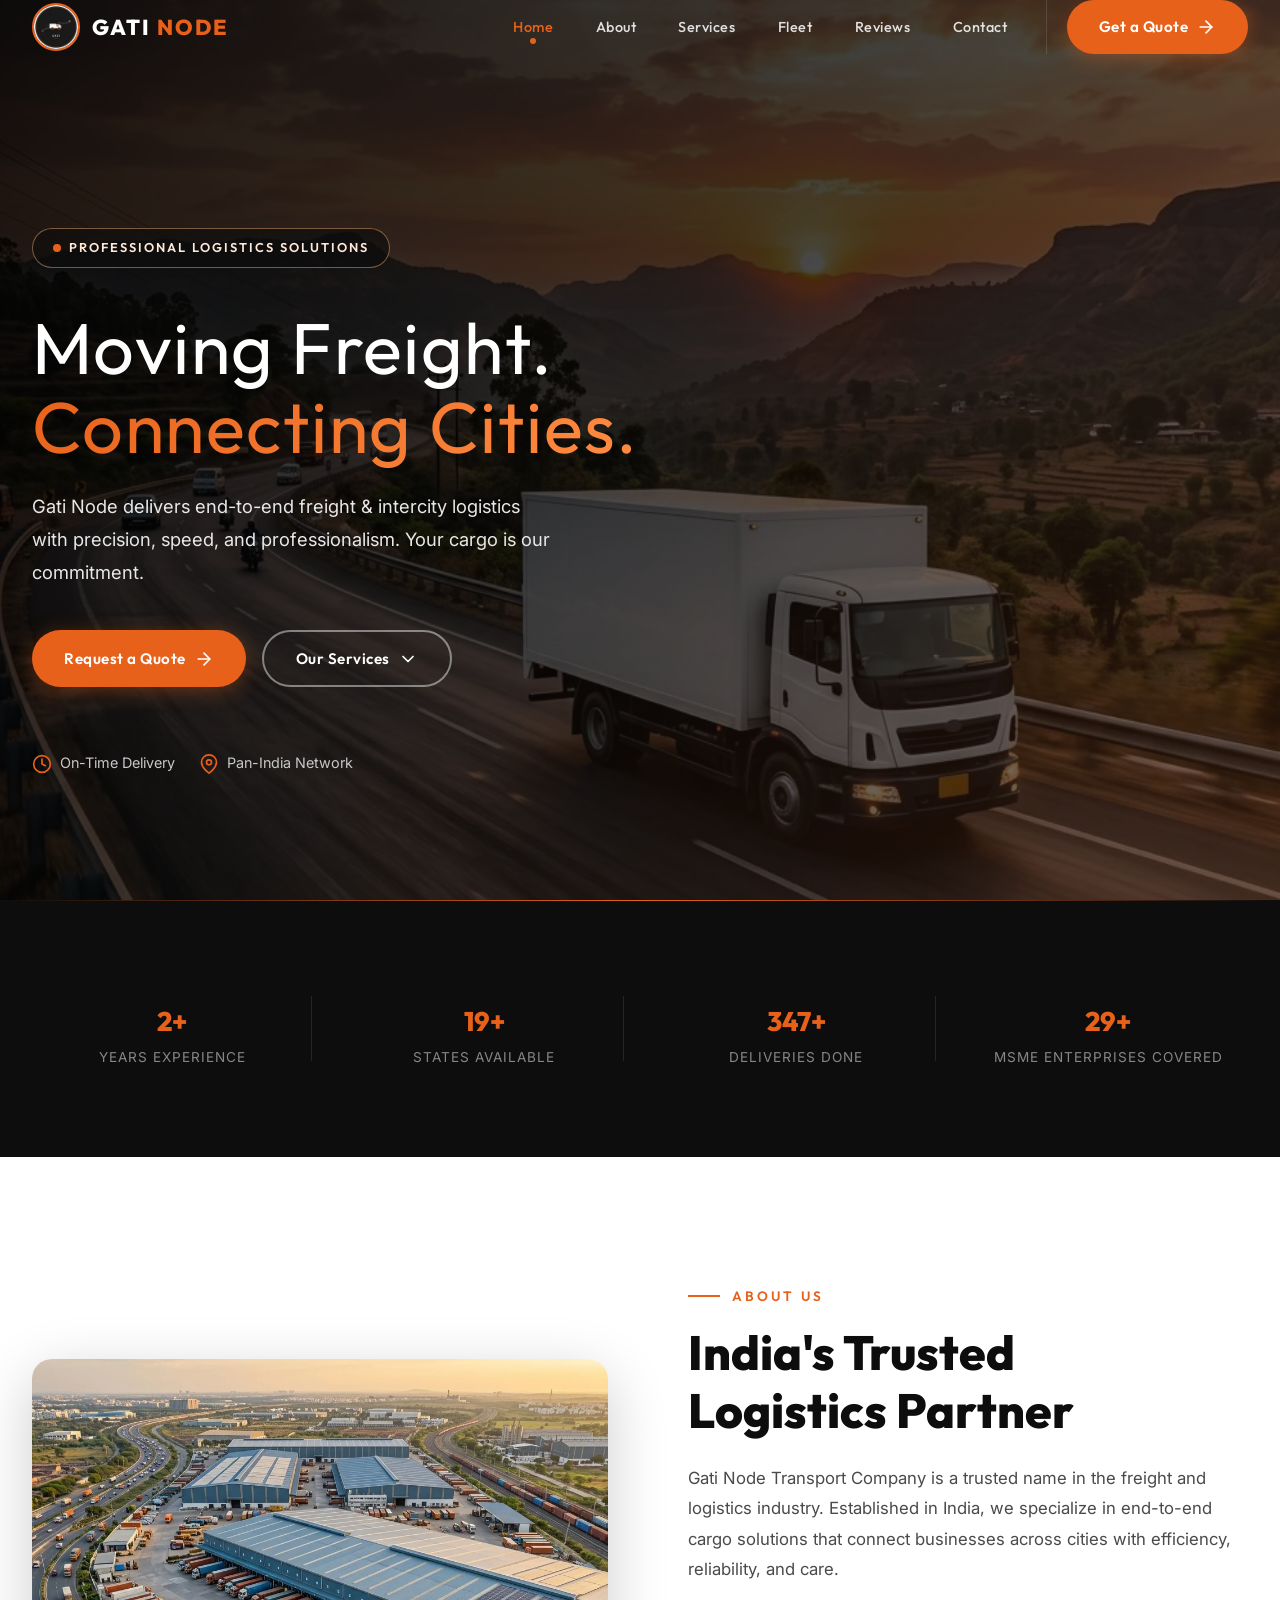
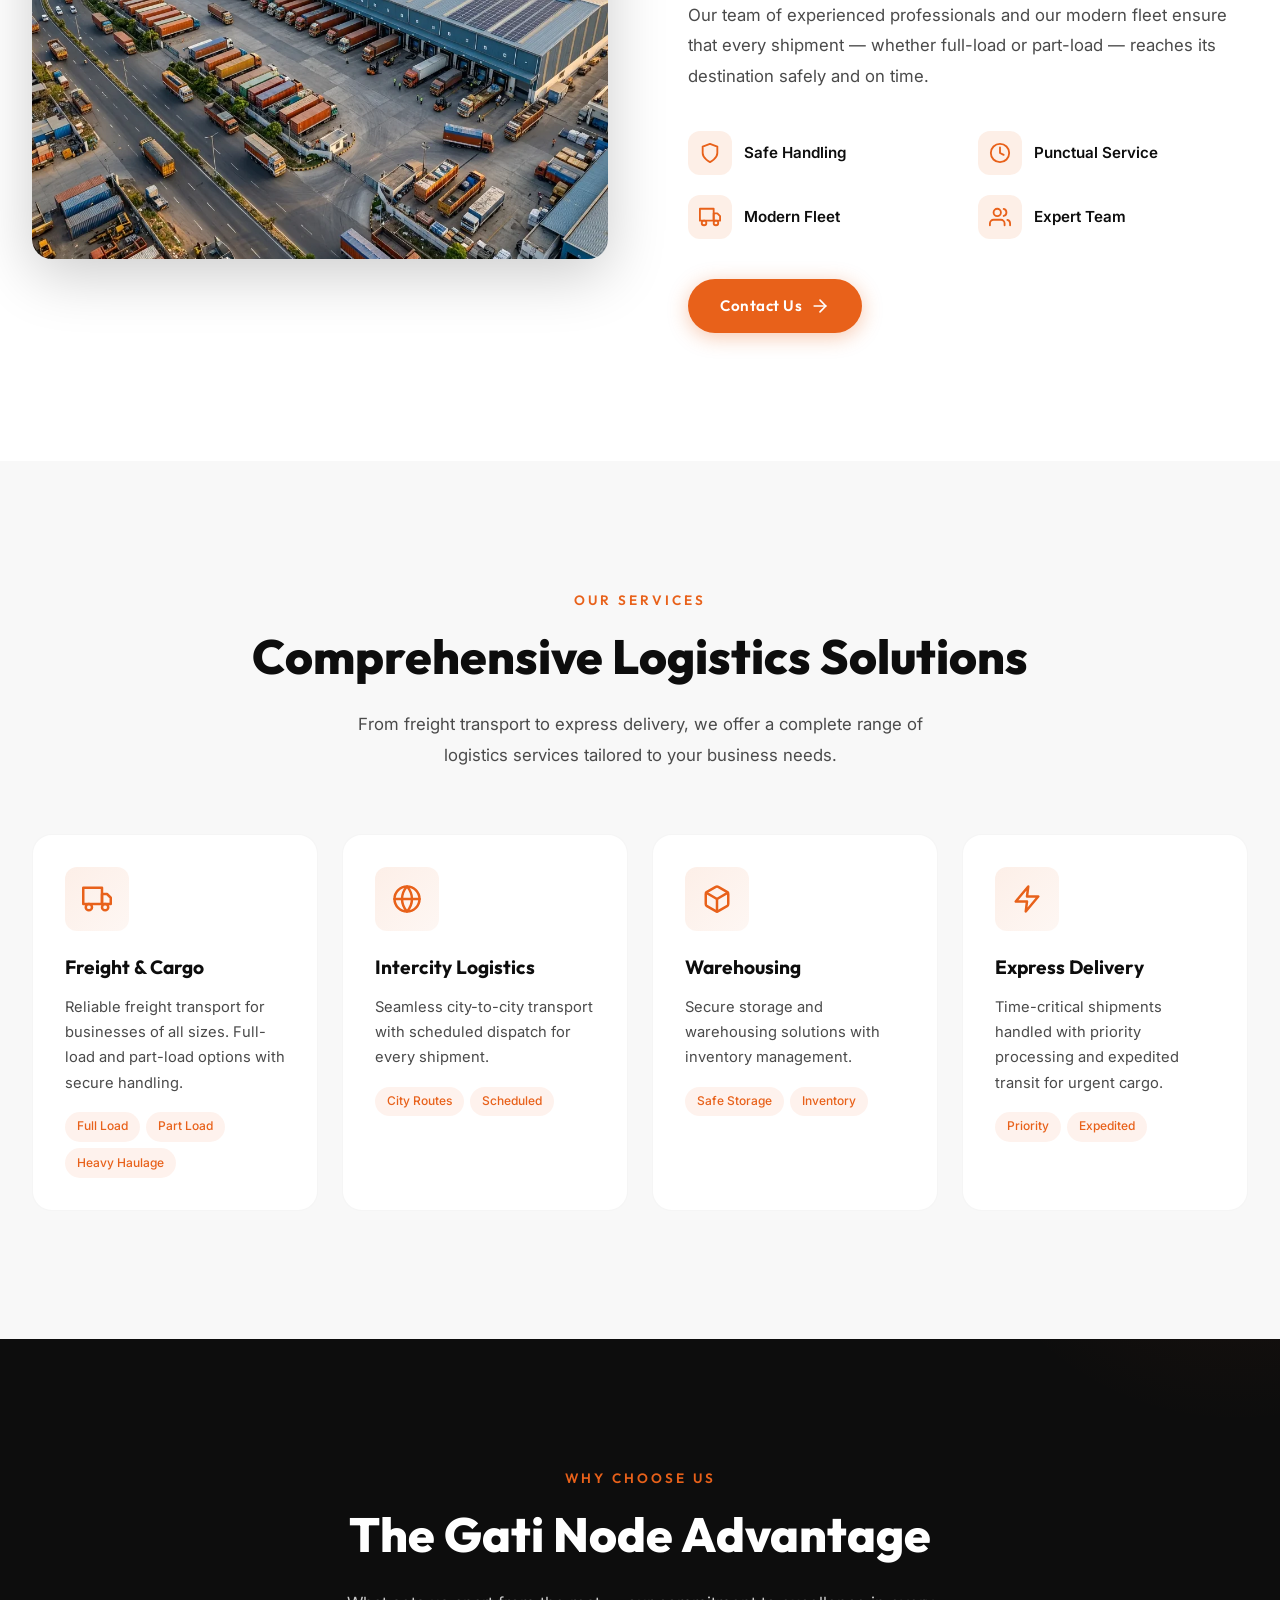
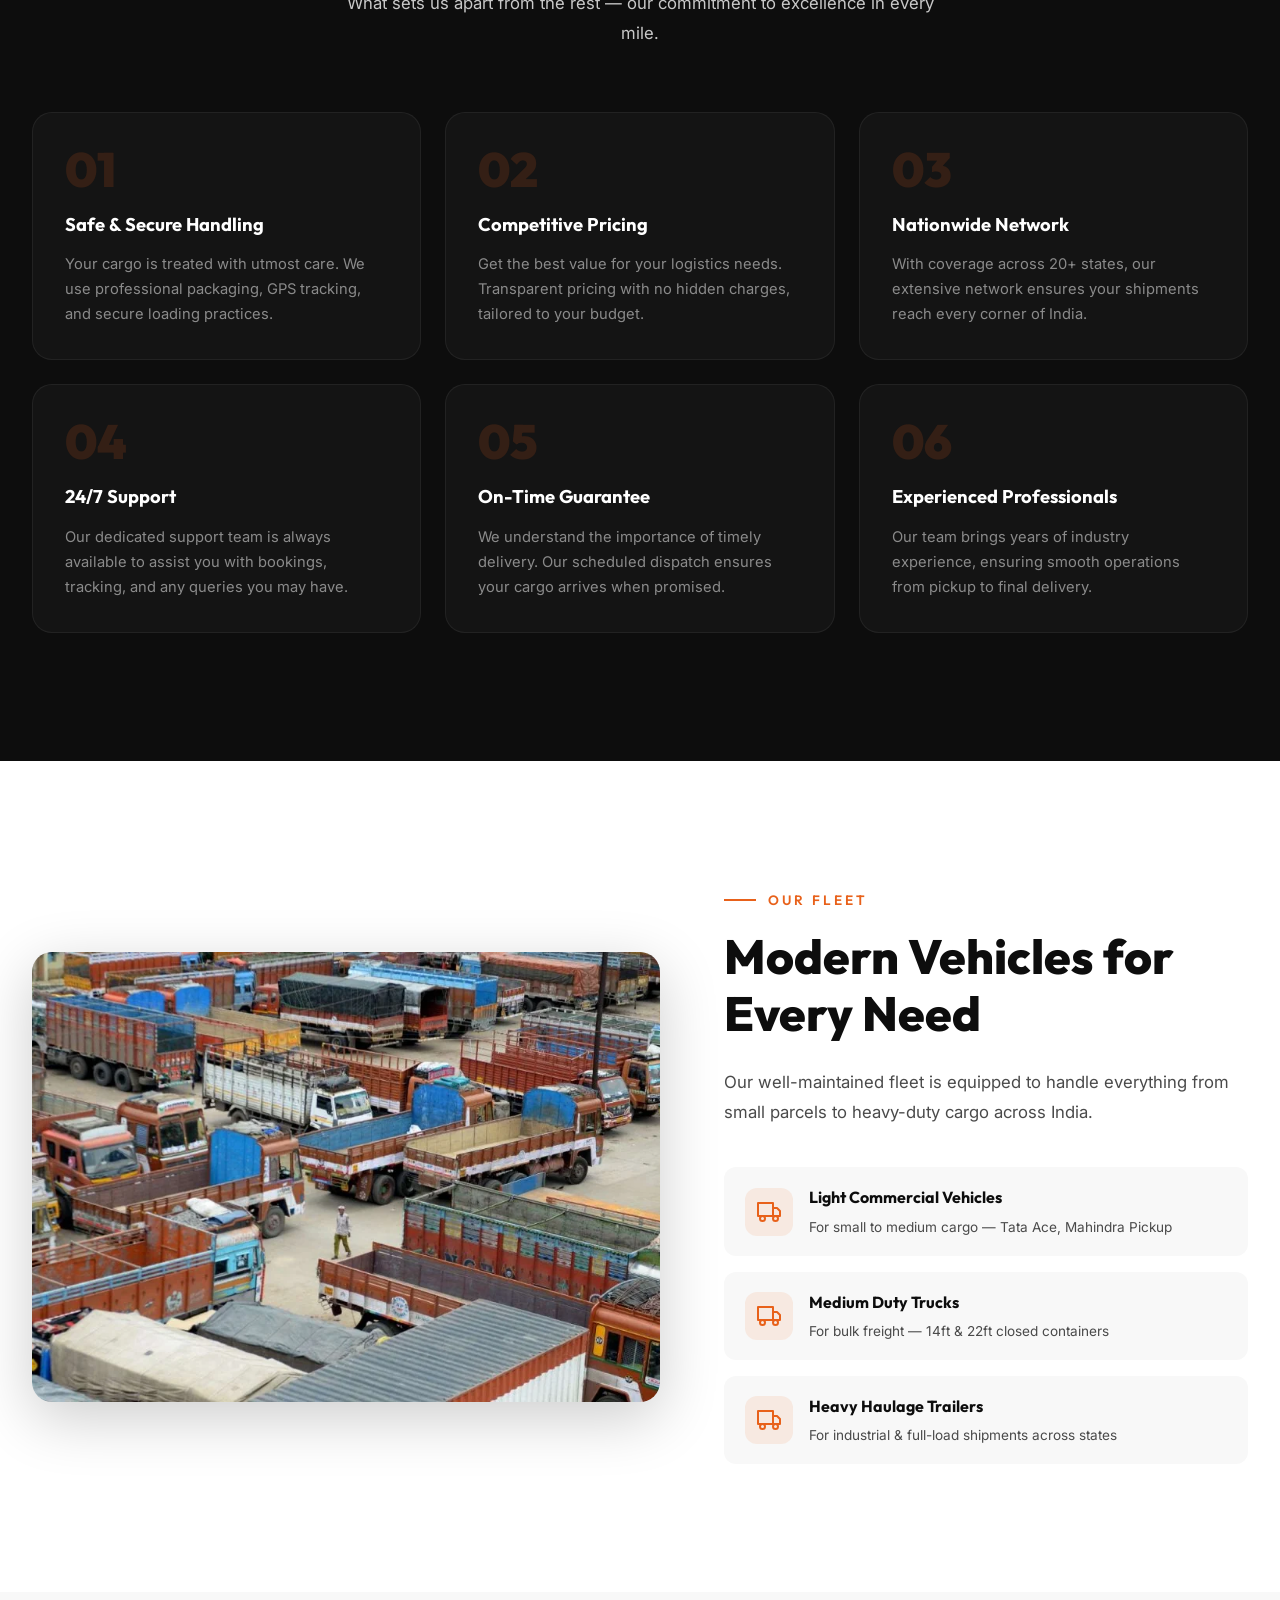
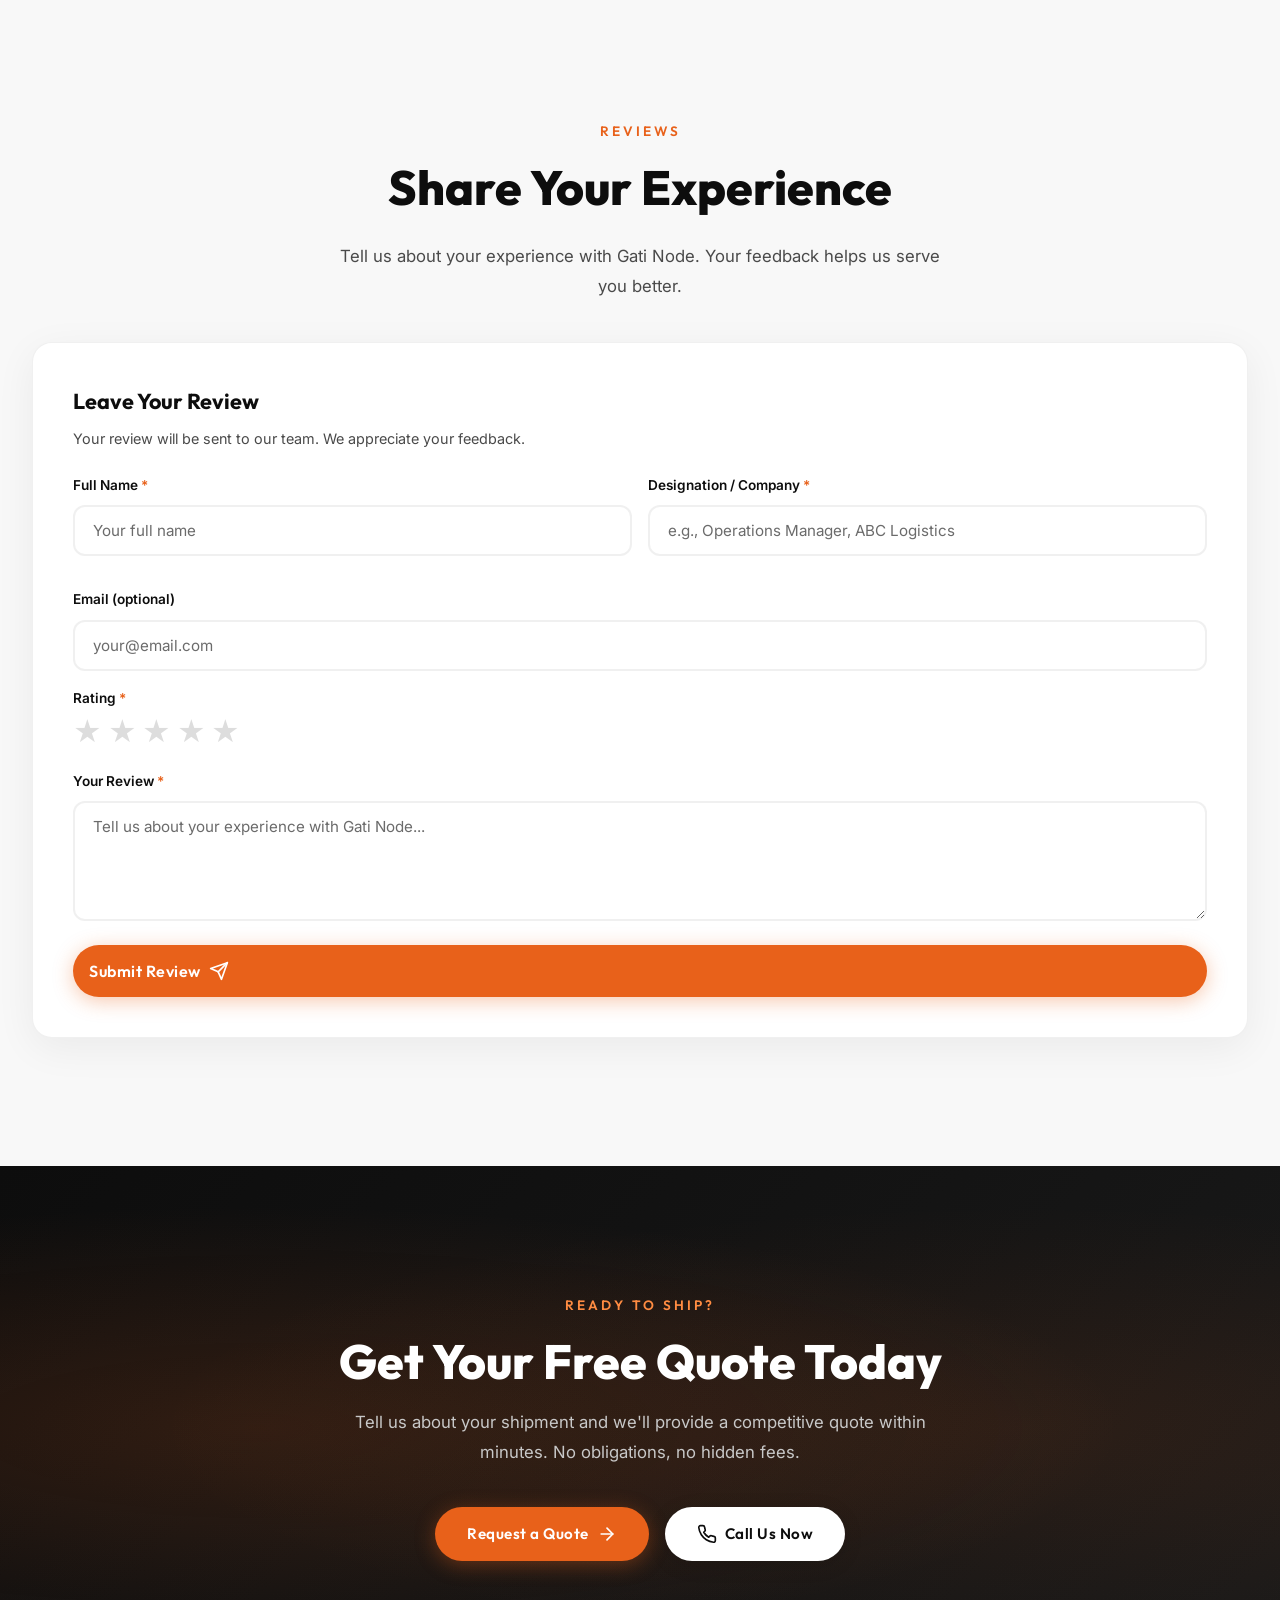
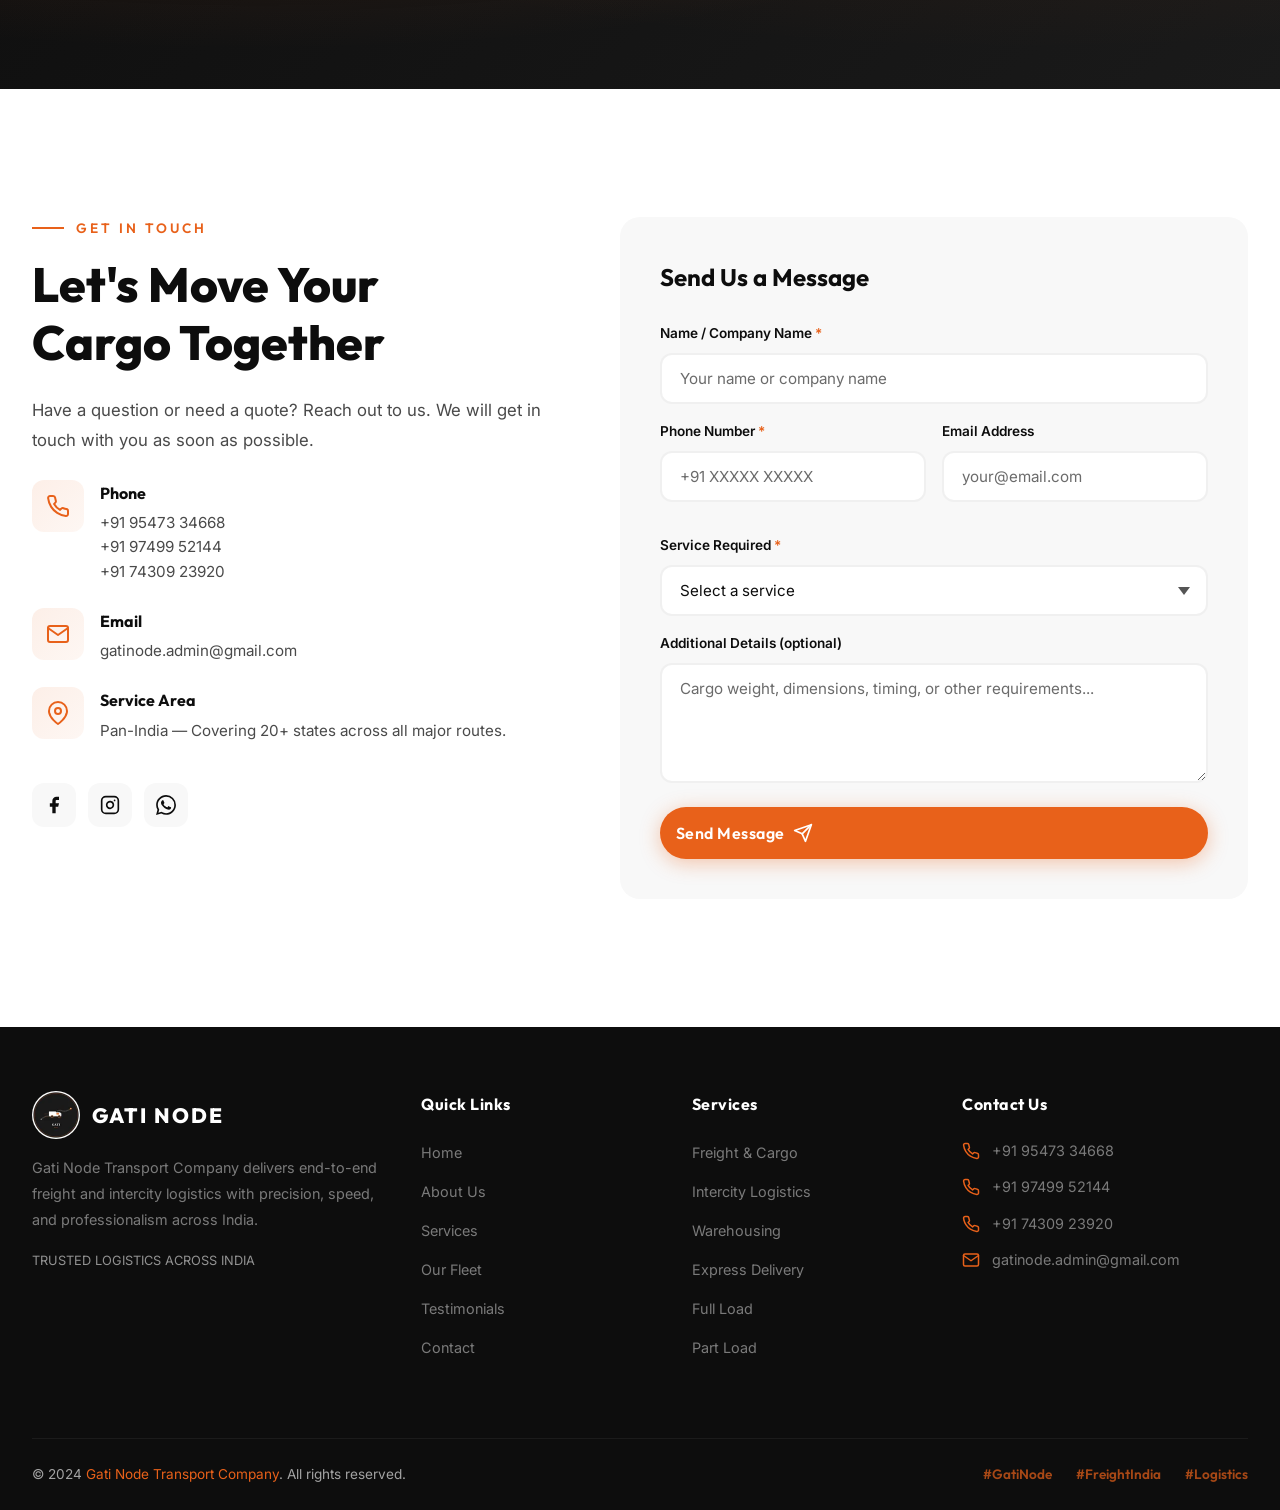
<file: index.html>
<!DOCTYPE html>
<html lang="en">
<head>
  <meta charset="UTF-8" />
  <meta name="viewport" content="width=device-width, initial-scale=1.0" />
  <title>Gati Node — Professional Freight & Intercity Logistics | India's Trusted Transport</title>
  <meta name="description" content="Gati Node Transport Company delivers end-to-end freight and intercity logistics across India with precision, speed, and professionalism. Your cargo is our commitment." />
  <meta name="keywords" content="Gati Node, transport, freight, logistics, intercity, cargo, India, trucking, supply chain" />
  <meta name="author" content="Gati Node Transport Company" />
  <link rel="preconnect" href="https://fonts.googleapis.com" />
  <link rel="preconnect" href="https://fonts.gstatic.com" crossorigin />
  <link rel="stylesheet" href="https://fonts.googleapis.com/css2?family=Inter:wght@300;400;500;600;700&family=Outfit:wght@400;500;600;700;800;900&display=swap" />
  <link href="https://fonts.cdnfonts.com/css/balmont" rel="stylesheet" />
  <link rel="icon" type="image/webp" href="assets/logo.webp" />
  <link rel="preload" href="assets/hero-bg.webp" as="image" type="image/webp" fetchpriority="high" />
  <link rel="preload" href="styles.css" as="style" />
  <link rel="stylesheet" href="styles.css" />
</head>
<body>

  <!-- PRELOADER -->
  <div class="preloader" id="preloader">
    <img src="assets/logo.webp" alt="Gati Node" class="preloader-logo" width="80" height="80" decoding="async" />
    <div class="preloader-bar"><div class="preloader-bar-inner"></div></div>
  </div>

  <div class="mobile-overlay" id="mobileOverlay"></div>

  <!-- HEADER -->
  <header class="header" id="header">
    <div class="container">
      <nav class="nav">
        <a href="#home" class="header-logo">
          <picture>
            <source srcset="assets/logo.webp" type="image/webp" />
            <img src="assets/logo.jpg" alt="Gati Node Logo" class="header-logo-img" width="48" height="48" decoding="async" />
          </picture>
          <span class="header-logo-text">GATI <span>NODE</span></span>
        </a>
        <ul class="nav-menu" id="navMenu">
          <li><a href="#home" class="nav-link active" data-section="home">Home</a></li>
          <li><a href="#about" class="nav-link" data-section="about">About</a></li>
          <li><a href="#services" class="nav-link" data-section="services">Services</a></li>
          <li><a href="#fleet" class="nav-link" data-section="fleet">Fleet</a></li>
          <li><a href="#testimonials" class="nav-link" data-section="testimonials">Reviews</a></li>
          <li><a href="#contact" class="nav-link" data-section="contact">Contact</a></li>
          <li class="nav-cta">
            <a href="#quote" class="btn btn-primary">Get a Quote
              <svg class="btn-icon" viewBox="0 0 24 24" fill="none" stroke="currentColor" stroke-width="2" stroke-linecap="round" stroke-linejoin="round"><line x1="5" y1="12" x2="19" y2="12"/><polyline points="12 5 19 12 12 19"/></svg>
            </a>
          </li>
        </ul>
        <button class="menu-toggle" id="menuToggle" aria-label="Toggle menu">
          <span></span><span></span><span></span>
        </button>
      </nav>
    </div>
  </header>

  <!-- HERO -->
  <section class="hero" id="home">
    <div class="hero-bg">
      <picture>
        <source srcset="assets/hero-bg.webp" type="image/webp" />
        <img src="assets/hero-bg.png" alt="Freight transport on highway" width="1600" height="900" fetchpriority="high" decoding="async" />
      </picture>
    </div>
    <div class="hero-particles">
      <div class="particle"></div><div class="particle"></div><div class="particle"></div><div class="particle"></div>
      <div class="particle"></div><div class="particle"></div><div class="particle"></div><div class="particle"></div>
    </div>
    <div class="container hero-content">
      <div class="hero-badge">
        <span class="hero-badge-dot"></span>
        Professional Logistics Solutions
      </div>
      <h1 class="hero-title">Moving Freight.<br/><span class="highlight">Connecting Cities.</span></h1>
      <p class="hero-desc">Gati Node delivers end-to-end freight &amp; intercity logistics with precision, speed, and professionalism. Your cargo is our commitment.</p>
      <div class="hero-actions">
        <a href="#quote" class="btn btn-primary">Request a Quote
          <svg class="btn-icon" viewBox="0 0 24 24" fill="none" stroke="currentColor" stroke-width="2" stroke-linecap="round" stroke-linejoin="round"><line x1="5" y1="12" x2="19" y2="12"/><polyline points="12 5 19 12 12 19"/></svg>
        </a>
        <a href="#services" class="btn btn-outline btn-outline-hero">Our Services
          <svg class="btn-icon" viewBox="0 0 24 24" fill="none" stroke="currentColor" stroke-width="2" stroke-linecap="round" stroke-linejoin="round"><polyline points="6 9 12 15 18 9"/></svg>
        </a>
      </div>
      <div class="hero-trust">
        <div class="hero-trust-item">
          <svg class="hero-trust-icon" viewBox="0 0 24 24" fill="none" stroke="currentColor" stroke-width="2" stroke-linecap="round" stroke-linejoin="round"><circle cx="12" cy="12" r="10"/><polyline points="12 6 12 12 16 14"/></svg>
          <span>On-Time Delivery</span>
        </div>
        <div class="hero-trust-item">
          <svg class="hero-trust-icon" viewBox="0 0 24 24" fill="none" stroke="currentColor" stroke-width="2" stroke-linecap="round" stroke-linejoin="round"><path d="M21 10c0 7-9 13-9 13s-9-6-9-13a9 9 0 0 1 18 0z"/><circle cx="12" cy="10" r="3"/></svg>
          <span>Pan-India Network</span>
        </div>
      </div>
    </div>
  </section>

  <!-- STATS -->
  <section class="stats" id="stats">
    <div class="container">
      <div class="stats-grid">
        <div class="stat-item reveal">
          <div class="stat-number"><span data-target="3">0</span><span>+</span></div>
          <div class="stat-label">Years Experience</div>
        </div>
        <div class="stat-item reveal reveal-delay-1">
          <div class="stat-number"><span data-target="20">0</span><span>+</span></div>
          <div class="stat-label">States Available</div>
        </div>
        <div class="stat-item reveal reveal-delay-2">
          <div class="stat-number"><span data-target="350">0</span><span>+</span></div>
          <div class="stat-label">Deliveries Done</div>
        </div>
        <div class="stat-item reveal reveal-delay-3">
          <div class="stat-number"><span data-target="30">0</span><span>+</span></div>
          <div class="stat-label">MSME Enterprises Covered</div>
        </div>
      </div>
    </div>
  </section>

  <!-- ABOUT -->
  <section class="about section-padding" id="about">
    <div class="container">
      <div class="about-grid">
        <div class="about-image reveal">
          <picture>
            <source srcset="assets/about.webp" type="image/webp" />
            <img src="assets/about.png" alt="Gati Node logistics hub" width="1200" height="800" loading="lazy" decoding="async" />
          </picture>
        </div>
        <div class="about-text">
          <div class="section-label reveal">About Us</div>
          <h2 class="section-title reveal">India's Trusted<br/>Logistics Partner</h2>
          <p class="section-desc reveal">Gati Node Transport Company is a trusted name in the freight and logistics industry. Established in India, we specialize in end-to-end cargo solutions that connect businesses across cities with efficiency, reliability, and care.</p>
          <p class="section-desc reveal" style="margin-top: 1rem;">Our team of experienced professionals and our modern fleet ensure that every shipment — whether full-load or part-load — reaches its destination safely and on time.</p>
          <div class="about-features reveal">
            <div class="about-feature">
              <div class="about-feature-icon"><svg viewBox="0 0 24 24" fill="none" stroke="currentColor" stroke-width="2" stroke-linecap="round" stroke-linejoin="round"><path d="M12 22s8-4 8-10V5l-8-3-8 3v7c0 6 8 10 8 10z"/></svg></div>
              <span>Safe Handling</span>
            </div>
            <div class="about-feature">
              <div class="about-feature-icon"><svg viewBox="0 0 24 24" fill="none" stroke="currentColor" stroke-width="2" stroke-linecap="round" stroke-linejoin="round"><circle cx="12" cy="12" r="10"/><polyline points="12 6 12 12 16 14"/></svg></div>
              <span>Punctual Service</span>
            </div>
            <div class="about-feature">
              <div class="about-feature-icon"><svg viewBox="0 0 24 24" fill="none" stroke="currentColor" stroke-width="2" stroke-linecap="round" stroke-linejoin="round"><rect x="1" y="3" width="15" height="13"/><polygon points="16 8 20 8 23 11 23 16 16 16 16 8"/><circle cx="5.5" cy="18.5" r="2.5"/><circle cx="18.5" cy="18.5" r="2.5"/></svg></div>
              <span>Modern Fleet</span>
            </div>
            <div class="about-feature">
              <div class="about-feature-icon"><svg viewBox="0 0 24 24" fill="none" stroke="currentColor" stroke-width="2" stroke-linecap="round" stroke-linejoin="round"><path d="M17 21v-2a4 4 0 0 0-4-4H5a4 4 0 0 0-4 4v2"/><circle cx="9" cy="7" r="4"/><path d="M23 21v-2a4 4 0 0 0-3-3.87"/><path d="M16 3.13a4 4 0 0 1 0 7.75"/></svg></div>
              <span>Expert Team</span>
            </div>
          </div>
          <a href="#contact" class="btn btn-primary reveal">Contact Us
            <svg class="btn-icon" viewBox="0 0 24 24" fill="none" stroke="currentColor" stroke-width="2" stroke-linecap="round" stroke-linejoin="round"><line x1="5" y1="12" x2="19" y2="12"/><polyline points="12 5 19 12 12 19"/></svg>
          </a>
        </div>
      </div>
    </div>
  </section>

  <!-- SERVICES -->
  <section class="services section-padding" id="services">
    <div class="container">
      <div class="services-header">
        <div class="section-label reveal">Our Services</div>
        <h2 class="section-title reveal">Comprehensive Logistics Solutions</h2>
        <p class="section-desc reveal">From freight transport to express delivery, we offer a complete range of logistics services tailored to your business needs.</p>
      </div>
      <div class="services-grid">
        <div class="service-card reveal">
          <div class="service-icon"><svg viewBox="0 0 24 24" fill="none" stroke="currentColor" stroke-width="2" stroke-linecap="round" stroke-linejoin="round"><rect x="1" y="3" width="15" height="13"/><polygon points="16 8 20 8 23 11 23 16 16 16 16 8"/><circle cx="5.5" cy="18.5" r="2.5"/><circle cx="18.5" cy="18.5" r="2.5"/></svg></div>
          <h3>Freight & Cargo</h3>
          <p>Reliable freight transport for businesses of all sizes. Full-load and part-load options with secure handling.</p>
          <div class="service-tags"><span class="service-tag">Full Load</span><span class="service-tag">Part Load</span><span class="service-tag">Heavy Haulage</span></div>
        </div>
        <div class="service-card reveal reveal-delay-1">
          <div class="service-icon"><svg viewBox="0 0 24 24" fill="none" stroke="currentColor" stroke-width="2" stroke-linecap="round" stroke-linejoin="round"><circle cx="12" cy="12" r="10"/><line x1="2" y1="12" x2="22" y2="12"/><path d="M12 2a15.3 15.3 0 0 1 4 10 15.3 15.3 0 0 1-4 10 15.3 15.3 0 0 1-4-10 15.3 15.3 0 0 1 4-10z"/></svg></div>
          <h3>Intercity Logistics</h3>
          <p>Seamless city-to-city transport with scheduled dispatch for every shipment.</p>
          <div class="service-tags"><span class="service-tag">City Routes</span><span class="service-tag">Scheduled</span></div>
        </div>
        <div class="service-card reveal reveal-delay-2">
          <div class="service-icon"><svg viewBox="0 0 24 24" fill="none" stroke="currentColor" stroke-width="2" stroke-linecap="round" stroke-linejoin="round"><path d="M21 16V8a2 2 0 0 0-1-1.73l-7-4a2 2 0 0 0-2 0l-7 4A2 2 0 0 0 3 8v8a2 2 0 0 0 1 1.73l7 4a2 2 0 0 0 2 0l7-4A2 2 0 0 0 21 16z"/><polyline points="3.27 6.96 12 12.01 20.73 6.96"/><line x1="12" y1="22.08" x2="12" y2="12"/></svg></div>
          <h3>Warehousing</h3>
          <p>Secure storage and warehousing solutions with inventory management.</p>
          <div class="service-tags"><span class="service-tag">Safe Storage</span><span class="service-tag">Inventory</span></div>
        </div>
        <div class="service-card reveal reveal-delay-3">
          <div class="service-icon"><svg viewBox="0 0 24 24" fill="none" stroke="currentColor" stroke-width="2" stroke-linecap="round" stroke-linejoin="round"><polygon points="13 2 3 14 12 14 11 22 21 10 12 10 13 2"/></svg></div>
          <h3>Express Delivery</h3>
          <p>Time-critical shipments handled with priority processing and expedited transit for urgent cargo.</p>
          <div class="service-tags"><span class="service-tag">Priority</span><span class="service-tag">Expedited</span></div>
        </div>
      </div>
    </div>
  </section>

  <!-- WHY CHOOSE US -->
  <section class="why-us section-padding" id="why-us">
    <div class="container">
      <div class="why-us-header">
        <div class="section-label reveal">Why Choose Us</div>
        <h2 class="section-title light reveal">The Gati Node Advantage</h2>
        <p class="section-desc light reveal" style="margin: 0 auto;">What sets us apart from the rest — our commitment to excellence in every mile.</p>
      </div>
      <div class="why-us-grid">
        <div class="why-card reveal"><div class="why-card-number">01</div><h3>Safe & Secure Handling</h3><p>Your cargo is treated with utmost care. We use professional packaging, GPS tracking, and secure loading practices.</p></div>
        <div class="why-card reveal reveal-delay-1"><div class="why-card-number">02</div><h3>Competitive Pricing</h3><p>Get the best value for your logistics needs. Transparent pricing with no hidden charges, tailored to your budget.</p></div>
        <div class="why-card reveal reveal-delay-2"><div class="why-card-number">03</div><h3>Nationwide Network</h3><p>With coverage across 20+ states, our extensive network ensures your shipments reach every corner of India.</p></div>
        <div class="why-card reveal reveal-delay-1"><div class="why-card-number">04</div><h3>24/7 Support</h3><p>Our dedicated support team is always available to assist you with bookings, tracking, and any queries you may have.</p></div>
        <div class="why-card reveal reveal-delay-2"><div class="why-card-number">05</div><h3>On-Time Guarantee</h3><p>We understand the importance of timely delivery. Our scheduled dispatch ensures your cargo arrives when promised.</p></div>
        <div class="why-card reveal reveal-delay-3"><div class="why-card-number">06</div><h3>Experienced Professionals</h3><p>Our team brings years of industry experience, ensuring smooth operations from pickup to final delivery.</p></div>
      </div>
    </div>
  </section>

  <!-- FLEET -->
  <section class="fleet section-padding" id="fleet">
    <div class="container">
      <div class="fleet-grid">
        <div class="fleet-image reveal">
          <picture>
            <source srcset="assets/fleet.webp" type="image/webp" />
            <img src="assets/fleet.png" alt="Gati Node fleet — cargo trucks at logistics depot" width="1200" height="800" loading="lazy" decoding="async" />
          </picture>
        </div>
        <div class="fleet-info">
          <div class="section-label reveal">Our Fleet</div>
          <h2 class="section-title reveal">Modern Vehicles for<br/>Every Need</h2>
          <p class="section-desc reveal">Our well-maintained fleet is equipped to handle everything from small parcels to heavy-duty cargo across India.</p>
          <div class="fleet-list">
            <div class="fleet-item reveal">
              <div class="fleet-item-icon"><svg viewBox="0 0 24 24" fill="none" stroke="currentColor" stroke-width="2" stroke-linecap="round" stroke-linejoin="round"><rect x="1" y="3" width="15" height="13"/><polygon points="16 8 20 8 23 11 23 16 16 16 16 8"/><circle cx="5.5" cy="18.5" r="2.5"/><circle cx="18.5" cy="18.5" r="2.5"/></svg></div>
              <div class="fleet-item-text"><h3 class="fleet-item-title">Light Commercial Vehicles</h3><p>For small to medium cargo — Tata Ace, Mahindra Pickup</p></div>
            </div>
            <div class="fleet-item reveal reveal-delay-1">
              <div class="fleet-item-icon"><svg viewBox="0 0 24 24" fill="none" stroke="currentColor" stroke-width="2" stroke-linecap="round" stroke-linejoin="round"><rect x="1" y="3" width="15" height="13"/><polygon points="16 8 20 8 23 11 23 16 16 16 16 8"/><circle cx="5.5" cy="18.5" r="2.5"/><circle cx="18.5" cy="18.5" r="2.5"/></svg></div>
              <div class="fleet-item-text"><h3 class="fleet-item-title">Medium Duty Trucks</h3><p>For bulk freight — 14ft &amp; 22ft closed containers</p></div>
            </div>
            <div class="fleet-item reveal reveal-delay-2">
              <div class="fleet-item-icon"><svg viewBox="0 0 24 24" fill="none" stroke="currentColor" stroke-width="2" stroke-linecap="round" stroke-linejoin="round"><rect x="1" y="3" width="15" height="13"/><polygon points="16 8 20 8 23 11 23 16 16 16 16 8"/><circle cx="5.5" cy="18.5" r="2.5"/><circle cx="18.5" cy="18.5" r="2.5"/></svg></div>
              <div class="fleet-item-text"><h3 class="fleet-item-title">Heavy Haulage Trailers</h3><p>For industrial &amp; full-load shipments across states</p></div>
            </div>
          </div>
        </div>
      </div>
    </div>
  </section>

  <!-- REVIEWS -->
  <section class="testimonials section-padding" id="testimonials">
    <div class="container">
      <div class="testimonials-header">
        <div class="section-label reveal">Reviews</div>
        <h2 class="section-title reveal">Share Your Experience</h2>
        <p class="section-desc reveal" style="margin: 0 auto;">Tell us about your experience with Gati Node. Your feedback helps us serve you better.</p>
      </div>

      <div class="review-submit reveal">
        <div class="review-submit-inner">
          <h3>Leave Your Review</h3>
          <p class="review-submit-note">Your review will be sent to our team. We appreciate your feedback.</p>
          <form id="reviewForm" class="review-form" novalidate>
            <input type="text" name="_gotcha" class="form-honeypot" tabindex="-1" autocomplete="off" aria-hidden="true" />
            <div class="form-row">
              <div class="form-group">
                <label for="reviewName">Full Name <span class="required">*</span></label>
                <input type="text" id="reviewName" name="name" placeholder="Your full name" required />
              </div>
              <div class="form-group">
                <label for="reviewDesignation">Designation / Company <span class="required">*</span></label>
                <input type="text" id="reviewDesignation" name="designation" placeholder="e.g., Operations Manager, ABC Logistics" required />
              </div>
            </div>
            <div class="form-group">
              <label for="reviewEmail">Email (optional)</label>
              <input type="email" id="reviewEmail" name="email" placeholder="your@email.com" />
            </div>
            <div class="form-group">
              <span class="form-label-block">Rating <span class="required">*</span></span>
              <div class="star-rating" id="starRating" role="radiogroup" aria-label="Star rating">
                <input type="radio" name="rating" id="star5" value="5" required />
                <label for="star5" title="5 stars">★</label>
                <input type="radio" name="rating" id="star4" value="4" />
                <label for="star4" title="4 stars">★</label>
                <input type="radio" name="rating" id="star3" value="3" />
                <label for="star3" title="3 stars">★</label>
                <input type="radio" name="rating" id="star2" value="2" />
                <label for="star2" title="2 stars">★</label>
                <input type="radio" name="rating" id="star1" value="1" />
                <label for="star1" title="1 star">★</label>
              </div>
            </div>
            <div class="form-group">
              <label for="reviewText">Your Review <span class="required">*</span></label>
              <textarea id="reviewText" name="review" placeholder="Tell us about your experience with Gati Node..." rows="4" required></textarea>
            </div>
            <button type="submit" class="btn btn-primary form-submit review-submit-btn">
              Submit Review
              <svg class="btn-icon" viewBox="0 0 24 24" fill="none" stroke="currentColor" stroke-width="2" stroke-linecap="round" stroke-linejoin="round"><line x1="22" y1="2" x2="11" y2="13"/><polygon points="22 2 15 22 11 13 2 9 22 2"/></svg>
            </button>
            <div class="form-message" id="reviewFormStatus" role="status"></div>
          </form>
        </div>
      </div>
    </div>
  </section>

  <!-- CTA -->
  <section class="cta-section" id="quote">
    <div class="container">
      <div class="cta-content">
        <p class="section-label section-label--center reveal">Ready to Ship?</p>
        <h2 class="section-title section-title--light reveal">Get Your Free Quote Today</h2>
        <p class="section-desc section-desc--on-dark reveal">Tell us about your shipment and we'll provide a competitive quote within minutes. No obligations, no hidden fees.</p>
        <div class="cta-actions reveal">
          <a href="#contact" class="btn btn-primary">Request a Quote
            <svg class="btn-icon" viewBox="0 0 24 24" fill="none" stroke="currentColor" stroke-width="2" stroke-linecap="round" stroke-linejoin="round"><line x1="5" y1="12" x2="19" y2="12"/><polyline points="12 5 19 12 12 19"/></svg>
          </a>
          <a href="tel:+919547334668" class="btn btn-white">
            <svg class="btn-icon" viewBox="0 0 24 24" fill="none" stroke="currentColor" stroke-width="2" stroke-linecap="round" stroke-linejoin="round" style="transform: none;"><path d="M22 16.92v3a2 2 0 0 1-2.18 2 19.79 19.79 0 0 1-8.63-3.07 19.5 19.5 0 0 1-6-6 19.79 19.79 0 0 1-3.07-8.67A2 2 0 0 1 4.11 2h3a2 2 0 0 1 2 1.72 12.84 12.84 0 0 0 .7 2.81 2 2 0 0 1-.45 2.11L8.09 9.91a16 16 0 0 0 6 6l1.27-1.27a2 2 0 0 1 2.11-.45 12.84 12.84 0 0 0 2.81.7A2 2 0 0 1 22 16.92z"/></svg>
            Call Us Now
          </a>
        </div>
      </div>
    </div>
  </section>

  <!-- CONTACT -->
  <section class="contact section-padding" id="contact">
    <div class="container">
      <div class="contact-grid">
        <div class="contact-info">
          <div>
            <div class="section-label reveal">Get In Touch</div>
            <h2 class="section-title reveal">Let's Move Your<br/>Cargo Together</h2>
            <p class="section-desc reveal">Have a question or need a quote? Reach out to us. We will get in touch with you as soon as possible.</p>
          </div>
          <div class="contact-item reveal">
            <div class="contact-item-icon"><svg viewBox="0 0 24 24" fill="none" stroke="currentColor" stroke-width="2" stroke-linecap="round" stroke-linejoin="round"><path d="M22 16.92v3a2 2 0 0 1-2.18 2 19.79 19.79 0 0 1-8.63-3.07 19.5 19.5 0 0 1-6-6 19.79 19.79 0 0 1-3.07-8.67A2 2 0 0 1 4.11 2h3a2 2 0 0 1 2 1.72 12.84 12.84 0 0 0 .7 2.81 2 2 0 0 1-.45 2.11L8.09 9.91a16 16 0 0 0 6 6l1.27-1.27a2 2 0 0 1 2.11-.45 12.84 12.84 0 0 0 2.81.7A2 2 0 0 1 22 16.92z"/></svg></div>
            <div class="contact-item-text">
              <h3 class="contact-item-title">Phone</h3>
              <p><a href="tel:+919547334668">+91 95473 34668</a><br/><a href="tel:+919749952144">+91 97499 52144</a><br/><a href="tel:+917430923920">+91 74309 23920</a></p>
            </div>
          </div>
          <div class="contact-item reveal">
            <div class="contact-item-icon"><svg viewBox="0 0 24 24" fill="none" stroke="currentColor" stroke-width="2" stroke-linecap="round" stroke-linejoin="round"><path d="M4 4h16c1.1 0 2 .9 2 2v12c0 1.1-.9 2-2 2H4c-1.1 0-2-.9-2-2V6c0-1.1.9-2 2-2z"/><polyline points="22,6 12,13 2,6"/></svg></div>
            <div class="contact-item-text"><h3 class="contact-item-title">Email</h3><p><a href="mailto:gatinode.admin@gmail.com">gatinode.admin@gmail.com</a></p></div>
          </div>
          <div class="contact-item reveal">
            <div class="contact-item-icon"><svg viewBox="0 0 24 24" fill="none" stroke="currentColor" stroke-width="2" stroke-linecap="round" stroke-linejoin="round"><path d="M21 10c0 7-9 13-9 13s-9-6-9-13a9 9 0 0 1 18 0z"/><circle cx="12" cy="10" r="3"/></svg></div>
            <div class="contact-item-text"><h3 class="contact-item-title">Service Area</h3><p>Pan-India — Covering 20+ states across all major routes.</p></div>
          </div>
          <div class="contact-social reveal">
            <a href="https://www.facebook.com/profile.php?id=61590215879080&mibextid=ZbWKwL" target="_blank" rel="noopener noreferrer" aria-label="Facebook"><svg viewBox="0 0 24 24" fill="currentColor"><path d="M18 2h-3a5 5 0 0 0-5 5v3H7v4h3v8h4v-8h3l1-4h-4V7a1 1 0 0 1 1-1h3z"/></svg></a>
            <a href="https://www.instagram.com/gatinode.in?igsh=aG9hMGxrNHY5Njli" target="_blank" rel="noopener noreferrer" aria-label="Instagram"><svg viewBox="0 0 24 24" fill="none" stroke="currentColor" stroke-width="2" stroke-linecap="round" stroke-linejoin="round"><rect x="2" y="2" width="20" height="20" rx="5" ry="5"/><path d="M16 11.37A4 4 0 1 1 12.63 8 4 4 0 0 1 16 11.37z"/><line x1="17.5" y1="6.5" x2="17.51" y2="6.5"/></svg></a>
            <a href="https://whatsapp.com/channel/0029VbCRiN82Jl85RyhdTy3d" target="_blank" rel="noopener noreferrer" aria-label="WhatsApp"><svg viewBox="0 0 24 24" fill="currentColor"><path d="M17.472 14.382c-.297-.149-1.758-.867-2.03-.967-.273-.099-.471-.148-.67.15-.197.297-.767.966-.94 1.164-.173.199-.347.223-.644.075-.297-.15-1.255-.463-2.39-1.475-.883-.788-1.48-1.761-1.653-2.059-.173-.297-.018-.458.13-.606.134-.133.298-.347.446-.52.149-.174.198-.298.298-.497.099-.198.05-.371-.025-.52-.075-.149-.669-1.612-.916-2.207-.242-.579-.487-.5-.669-.51-.173-.008-.371-.01-.57-.01-.198 0-.52.074-.792.372-.272.297-1.04 1.016-1.04 2.479 0 1.462 1.065 2.875 1.213 3.074.149.198 2.096 3.2 5.077 4.487.709.306 1.262.489 1.694.625.712.227 1.36.195 1.871.118.571-.085 1.758-.719 2.006-1.413.248-.694.248-1.289.173-1.413-.074-.124-.272-.198-.57-.347m-5.421 7.403h-.004a9.87 9.87 0 0 1-5.031-1.378l-.361-.214-3.741.982.998-3.648-.235-.374a9.86 9.86 0 0 1-1.51-5.26c.001-5.45 4.436-9.884 9.888-9.884 2.64 0 5.122 1.03 6.988 2.898a9.825 9.825 0 0 1 2.893 6.994c-.003 5.45-4.437 9.884-9.885 9.884m8.413-18.297A11.815 11.815 0 0 0 12.05 0C5.495 0 .16 5.335.157 11.892c0 2.096.547 4.142 1.588 5.945L.057 24l6.305-1.654a11.882 11.882 0 0 0 5.683 1.448h.005c6.554 0 11.89-5.335 11.893-11.893a11.821 11.821 0 0 0-3.48-8.413z"/></svg></a>
          </div>
        </div>

        <div class="contact-form reveal">
          <h3>Send Us a Message</h3>
          <form id="contactForm" novalidate>
            <input type="text" name="_gotcha" class="form-honeypot" tabindex="-1" autocomplete="off" aria-hidden="true" />
            <div class="form-group">
              <label for="formName">Name / Company Name <span class="required">*</span></label>
              <input type="text" id="formName" name="name" placeholder="Your name or company name" required />
            </div>
            <div class="form-row">
              <div class="form-group">
                <label for="formPhone">Phone Number <span class="required">*</span></label>
                <input type="tel" id="formPhone" name="phone" placeholder="+91 XXXXX XXXXX" required />
              </div>
              <div class="form-group">
                <label for="formEmail">Email Address</label>
                <input type="email" id="formEmail" name="email" placeholder="your@email.com" />
              </div>
            </div>
            <div class="form-group">
              <label for="formService">Service Required <span class="required">*</span></label>
              <select id="formService" name="service" required>
                <option value="">Select a service</option>
                <option value="freight">Freight &amp; Cargo Transport</option>
                <option value="truck">Truck Services</option>
                <option value="godown">Godown Services</option>
                <option value="other">Other Queries</option>
              </select>
            </div>

            <div class="service-fields" id="serviceFieldsFreight" data-service="freight" hidden>
              <div class="form-row">
                <div class="form-group">
                  <label for="formPickup">Pickup City <span class="required">*</span></label>
                  <input type="text" id="formPickup" name="pickup_city" placeholder="e.g., Delhi" />
                </div>
                <div class="form-group">
                  <label for="formDrop">Delivery City <span class="required">*</span></label>
                  <input type="text" id="formDrop" name="delivery_city" placeholder="e.g., Mumbai" />
                </div>
              </div>
            </div>

            <div class="service-fields" id="serviceFieldsTruck" data-service="truck" hidden>
              <div class="form-row">
                <div class="form-group">
                  <label for="formTruckLocation">Location <span class="required">*</span></label>
                  <input type="text" id="formTruckLocation" name="truck_location" placeholder="Your location / pickup point" />
                </div>
                <div class="form-group">
                  <label for="formTruckDeliver">Where Can We Deliver? <span class="required">*</span></label>
                  <input type="text" id="formTruckDeliver" name="truck_deliver_to" placeholder="Delivery destination" />
                </div>
              </div>
            </div>

            <div class="service-fields" id="serviceFieldsGodown" data-service="godown" hidden>
              <div class="form-group">
                <label for="formGodownCity">City Name <span class="required">*</span></label>
                <input type="text" id="formGodownCity" name="godown_city" placeholder="e.g., Kolkata" />
              </div>
            </div>

            <div class="service-fields" id="serviceFieldsOther" data-service="other" hidden>
              <p class="service-fields-hint">Please describe your query in the Additional Details box below.</p>
            </div>

            <div class="form-group">
              <label for="formDetails" id="formDetailsLabel">Additional Details (optional)</label>
              <textarea id="formDetails" name="message" placeholder="Cargo weight, dimensions, timing, or other requirements..." rows="4"></textarea>
            </div>
            <button type="submit" class="btn btn-primary form-submit">Send Message
              <svg class="btn-icon" viewBox="0 0 24 24" fill="none" stroke="currentColor" stroke-width="2" stroke-linecap="round" stroke-linejoin="round"><line x1="22" y1="2" x2="11" y2="13"/><polygon points="22 2 15 22 11 13 2 9 22 2"/></svg>
            </button>
            <div class="form-message" id="contactFormStatus" role="status"></div>
          </form>
        </div>
      </div>
    </div>
  </section>

  <!-- FOOTER -->
  <footer class="footer" id="footer">
    <div class="container">
      <div class="footer-grid">
        <div class="footer-brand">
          <div class="footer-brand-logo">
            <picture>
              <source srcset="assets/logo.webp" type="image/webp" />
              <img src="assets/logo.jpg" alt="Gati Node" width="48" height="48" loading="lazy" decoding="async" />
            </picture>
            <span>GATI NODE</span>
          </div>
          <p>Gati Node Transport Company delivers end-to-end freight and intercity logistics with precision, speed, and professionalism across India.</p>
          <p style="font-size: 0.8rem; color: rgba(255,255,255,0.55);">TRUSTED LOGISTICS ACROSS INDIA</p>
        </div>
        <div>
          <h3 class="footer-heading">Quick Links</h3>
          <ul class="footer-links">
            <li><a href="#home">Home</a></li><li><a href="#about">About Us</a></li><li><a href="#services">Services</a></li>
            <li><a href="#fleet">Our Fleet</a></li><li><a href="#testimonials">Testimonials</a></li><li><a href="#contact">Contact</a></li>
          </ul>
        </div>
        <div>
          <h3 class="footer-heading">Services</h3>
          <ul class="footer-links">
            <li><a href="#services">Freight & Cargo</a></li><li><a href="#services">Intercity Logistics</a></li><li><a href="#services">Warehousing</a></li>
            <li><a href="#services">Express Delivery</a></li><li><a href="#services">Full Load</a></li><li><a href="#services">Part Load</a></li>
          </ul>
        </div>
        <div>
          <h3 class="footer-heading">Contact Us</h3>
          <div class="footer-contact-item"><svg viewBox="0 0 24 24" fill="none" stroke="currentColor" stroke-width="2" stroke-linecap="round" stroke-linejoin="round"><path d="M22 16.92v3a2 2 0 0 1-2.18 2 19.79 19.79 0 0 1-8.63-3.07 19.5 19.5 0 0 1-6-6 19.79 19.79 0 0 1-3.07-8.67A2 2 0 0 1 4.11 2h3a2 2 0 0 1 2 1.72 12.84 12.84 0 0 0 .7 2.81 2 2 0 0 1-.45 2.11L8.09 9.91a16 16 0 0 0 6 6l1.27-1.27a2 2 0 0 1 2.11-.45 12.84 12.84 0 0 0 2.81.7A2 2 0 0 1 22 16.92z"/></svg><a href="tel:+919547334668">+91 95473 34668</a></div>
          <div class="footer-contact-item"><svg viewBox="0 0 24 24" fill="none" stroke="currentColor" stroke-width="2" stroke-linecap="round" stroke-linejoin="round"><path d="M22 16.92v3a2 2 0 0 1-2.18 2 19.79 19.79 0 0 1-8.63-3.07 19.5 19.5 0 0 1-6-6 19.79 19.79 0 0 1-3.07-8.67A2 2 0 0 1 4.11 2h3a2 2 0 0 1 2 1.72 12.84 12.84 0 0 0 .7 2.81 2 2 0 0 1-.45 2.11L8.09 9.91a16 16 0 0 0 6 6l1.27-1.27a2 2 0 0 1 2.11-.45 12.84 12.84 0 0 0 2.81.7A2 2 0 0 1 22 16.92z"/></svg><a href="tel:+919749952144">+91 97499 52144</a></div>
          <div class="footer-contact-item"><svg viewBox="0 0 24 24" fill="none" stroke="currentColor" stroke-width="2" stroke-linecap="round" stroke-linejoin="round"><path d="M22 16.92v3a2 2 0 0 1-2.18 2 19.79 19.79 0 0 1-8.63-3.07 19.5 19.5 0 0 1-6-6 19.79 19.79 0 0 1-3.07-8.67A2 2 0 0 1 4.11 2h3a2 2 0 0 1 2 1.72 12.84 12.84 0 0 0 .7 2.81 2 2 0 0 1-.45 2.11L8.09 9.91a16 16 0 0 0 6 6l1.27-1.27a2 2 0 0 1 2.11-.45 12.84 12.84 0 0 0 2.81.7A2 2 0 0 1 22 16.92z"/></svg><a href="tel:+917430923920">+91 74309 23920</a></div>
          <div class="footer-contact-item"><svg viewBox="0 0 24 24" fill="none" stroke="currentColor" stroke-width="2" stroke-linecap="round" stroke-linejoin="round"><path d="M4 4h16c1.1 0 2 .9 2 2v12c0 1.1-.9 2-2 2H4c-1.1 0-2-.9-2-2V6c0-1.1.9-2 2-2z"/><polyline points="22,6 12,13 2,6"/></svg><a href="mailto:gatinode.admin@gmail.com">gatinode.admin@gmail.com</a></div>
        </div>
      </div>
      <div class="footer-bottom">
        <p class="footer-copyright">&copy; 2024 <a href="#home">Gati Node Transport Company</a>. All rights reserved.</p>
        <div class="footer-hashtags"><span>#GatiNode</span><span>#FreightIndia</span><span>#Logistics</span></div>
      </div>
    </div>
  </footer>

  <button class="back-to-top" id="backToTop" aria-label="Back to top"><svg viewBox="0 0 24 24" fill="none" stroke="currentColor" stroke-width="2.5" stroke-linecap="round" stroke-linejoin="round"><polyline points="18 15 12 9 6 15"/></svg></button>

  <script src="config.js" defer></script>
  <script src="script.js" defer></script>
</body>
</html>
</file>
<file: styles.css>
/* ========================================
   GATI NODE — Transport Company Website
   Design System & Styles
   ======================================== */

:root {
  --clr-primary: #E8611A;
  --clr-primary-light: #FF8C42;
  --clr-primary-dark: #C74E10;
  --clr-primary-glow: rgba(232, 97, 26, 0.25);
  --clr-dark: #0D0D0D;
  --clr-dark-2: #141414;
  --clr-dark-3: #1A1A1A;
  --clr-dark-4: #222222;
  --clr-dark-5: #2A2A2A;
  --clr-gray: #4a4a4a;
  --clr-gray-light: #6b6b6b;
  --clr-text-on-dark: #e8e8e8;
  --clr-text-on-dark-muted: #c8c8c8;
  --clr-light: #F0F0F0;
  --clr-light-2: #F8F8F8;
  --clr-white: #FFFFFF;
  --clr-overlay: rgba(0, 0, 0, 0.6);
  --clr-glass: rgba(255, 255, 255, 0.05);
  --clr-glass-border: rgba(255, 255, 255, 0.08);
  --clr-glass-light: rgba(255, 255, 255, 0.92);
  --font-heading: 'Outfit', sans-serif;
  --font-body: 'Inter', sans-serif;
  --space-xs: 0.5rem;
  --space-sm: 1rem;
  --space-md: 1.5rem;
  --space-lg: 2.5rem;
  --space-xl: 4rem;
  --space-2xl: 6rem;
  --space-3xl: 8rem;
  --radius-sm: 6px;
  --radius-md: 12px;
  --radius-lg: 20px;
  --radius-xl: 30px;
  --radius-full: 9999px;
  --shadow-sm: 0 2px 8px rgba(0, 0, 0, 0.08);
  --shadow-md: 0 4px 20px rgba(0, 0, 0, 0.12);
  --shadow-lg: 0 8px 40px rgba(0, 0, 0, 0.16);
  --shadow-xl: 0 16px 60px rgba(0, 0, 0, 0.2);
  --shadow-glow: 0 0 30px rgba(232, 97, 26, 0.3);
  --shadow-card: 0 10px 40px rgba(0, 0, 0, 0.06);
  --ease-out: cubic-bezier(0.22, 1, 0.36, 1);
  --ease-in-out: cubic-bezier(0.65, 0, 0.35, 1);
  --transition-fast: 0.2s var(--ease-out);
  --transition-base: 0.4s var(--ease-out);
  --transition-slow: 0.6s var(--ease-out);
  --container-max: 1280px;
  --container-wide: 1440px;
  --header-height: 88px;
}

*, *::before, *::after { margin: 0; padding: 0; box-sizing: border-box; }

html {
  scroll-behavior: smooth;
  font-size: 16px;
  -webkit-font-smoothing: antialiased;
  -moz-osx-font-smoothing: grayscale;
}

body {
  font-family: var(--font-body);
  font-weight: 400;
  line-height: 1.7;
  color: var(--clr-dark);
  background: var(--clr-white);
  overflow-x: hidden;
}

/* No text caret when clicking page text (inputs keep normal caret) */
body {
  -webkit-user-select: none;
  user-select: none;
}

input,
textarea,
select,
[contenteditable="true"] {
  -webkit-user-select: text;
  user-select: text;
}

a { text-decoration: none; color: inherit; transition: color var(--transition-fast); }
ul, ol { list-style: none; }
img { max-width: 100%; height: auto; display: block; }
button { cursor: pointer; border: none; outline: none; font-family: inherit; background: none; }
input, textarea, select { font-family: inherit; outline: none; border: none; }
::selection { background: var(--clr-primary); color: var(--clr-white); }

.container { width: 100%; max-width: var(--container-max); margin: 0 auto; padding: 0 2rem; }
.container-wide { max-width: var(--container-wide); margin: 0 auto; padding: 0 2rem; }
.section-padding { padding: var(--space-3xl) 0; }

.section-label {
  font-family: var(--font-heading);
  font-size: 0.85rem;
  font-weight: 600;
  letter-spacing: 3px;
  text-transform: uppercase;
  color: var(--clr-primary);
  margin-bottom: var(--space-sm);
  display: flex;
  align-items: center;
  gap: 0.75rem;
}

.section-label::before {
  content: '';
  width: 32px;
  height: 2px;
  background: var(--clr-primary);
  display: inline-block;
}

.section-title {
  font-family: var(--font-heading);
  font-size: clamp(2rem, 4vw, 3rem);
  font-weight: 800;
  line-height: 1.2;
  color: var(--clr-dark);
  margin-bottom: var(--space-md);
}

.section-title.light { color: var(--clr-white); }

.section-desc {
  font-size: 1.05rem;
  color: var(--clr-gray);
  max-width: 600px;
  line-height: 1.8;
}

.section-desc.light { color: var(--clr-text-on-dark-muted); }

.section-label--center { justify-content: center; }
.section-label--center::before { display: none; }
.section-title--light { color: var(--clr-white); }
.section-desc--on-dark { color: var(--clr-text-on-dark-muted); }

/* ---- Buttons ---- */
.btn {
  display: inline-flex;
  align-items: center;
  gap: 0.5rem;
  padding: 0.875rem 2rem;
  font-family: var(--font-heading);
  font-size: 0.95rem;
  font-weight: 600;
  letter-spacing: 0.5px;
  border-radius: var(--radius-full);
  transition: all var(--transition-base);
  position: relative;
  overflow: hidden;
  z-index: 1;
}

.btn-primary {
  background: var(--clr-primary);
  color: var(--clr-white);
  box-shadow: 0 4px 20px rgba(232, 97, 26, 0.35);
}

.btn-primary:hover {
  background: var(--clr-primary-dark);
  transform: translateY(-2px);
  box-shadow: 0 6px 30px rgba(232, 97, 26, 0.45);
}

.btn-outline {
  border: 2px solid var(--clr-primary);
  color: var(--clr-primary);
  background: transparent;
}

.btn-outline:hover {
  background: var(--clr-primary);
  color: var(--clr-white);
  transform: translateY(-2px);
  box-shadow: 0 6px 30px rgba(232, 97, 26, 0.35);
}

.btn-white {
  background: var(--clr-white);
  color: var(--clr-dark);
  box-shadow: var(--shadow-md);
}

.btn-white:hover {
  transform: translateY(-2px);
  box-shadow: var(--shadow-lg);
}

.btn-icon {
  width: 20px;
  height: 20px;
  transition: transform var(--transition-fast);
}

.btn:hover .btn-icon { transform: translateX(3px); }

/* ---- PRELOADER ---- */
.preloader {
  position: fixed;
  inset: 0;
  background: var(--clr-dark);
  z-index: 10000;
  display: flex;
  align-items: center;
  justify-content: center;
  flex-direction: column;
  gap: 1.5rem;
  transition: opacity 0.5s ease, visibility 0.5s ease;
}

.preloader.hidden { opacity: 0; visibility: hidden; pointer-events: none; }

.preloader-logo {
  width: 100px;
  height: 100px;
  border-radius: 50%;
  object-fit: cover;
  animation: preloaderPulse 1.5s ease-in-out infinite;
}

.preloader-bar {
  width: 200px;
  height: 3px;
  background: var(--clr-dark-4);
  border-radius: var(--radius-full);
  overflow: hidden;
}

.preloader-bar-inner {
  height: 100%;
  width: 0%;
  background: linear-gradient(90deg, var(--clr-primary), var(--clr-primary-light));
  border-radius: var(--radius-full);
  animation: preloaderProgress 1.8s var(--ease-out) forwards;
}

@keyframes preloaderPulse {
  0%, 100% { transform: scale(1); opacity: 1; }
  50% { transform: scale(1.05); opacity: 0.8; }
}

@keyframes preloaderProgress {
  0% { width: 0; }
  100% { width: 100%; }
}

/* ---- HEADER ---- */
.header {
  position: fixed;
  top: 0;
  left: 0;
  right: 0;
  height: var(--header-height);
  z-index: 1000;
  transition: all var(--transition-base);
}

.header.scrolled {
  background: rgba(255, 255, 255, 0.95);
  backdrop-filter: blur(20px);
  -webkit-backdrop-filter: blur(20px);
  box-shadow: 0 1px 20px rgba(0, 0, 0, 0.08);
}

.header.scrolled .nav-link { color: var(--clr-dark); }
.header.scrolled .nav-link:hover,
.header.scrolled .nav-link.active { color: var(--clr-primary); }
.header.scrolled .header-logo-text { color: var(--clr-dark); }

.nav {
  display: flex;
  align-items: center;
  justify-content: space-between;
  height: 100%;
  gap: 1rem;
}

.header-logo {
  display: flex;
  align-items: center;
  gap: 0.75rem;
  z-index: 1001;
}

.header-logo-img {
  width: 48px;
  height: 48px;
  border-radius: 50%;
  object-fit: cover;
  border: 2px solid var(--clr-primary);
}

.header-logo-text {
  font-family: var(--font-heading);
  font-size: 1.35rem;
  font-weight: 800;
  letter-spacing: 2px;
  color: var(--clr-white);
  transition: color var(--transition-base);
}

.header-logo-text span { color: var(--clr-primary); }

.nav-menu {
  display: flex;
  align-items: center;
  gap: 0.5rem;
  margin-left: auto;
}

.nav-link {
  font-family: var(--font-heading);
  font-size: 0.9rem;
  font-weight: 500;
  letter-spacing: 0.5px;
  color: rgba(255, 255, 255, 0.85);
  padding: 0.5rem 1.1rem;
  border-radius: var(--radius-full);
  transition: all var(--transition-fast);
  position: relative;
}

.nav-link:hover, .nav-link.active { color: var(--clr-primary); }

.nav-link.active::after {
  content: '';
  position: absolute;
  bottom: 0;
  left: 50%;
  transform: translateX(-50%);
  width: 6px;
  height: 6px;
  border-radius: 50%;
  background: var(--clr-primary);
}

.nav-cta {
  margin-left: 0.75rem;
  padding-left: 1.25rem;
  border-left: 1px solid rgba(255, 255, 255, 0.12);
}

.header.scrolled .nav-cta {
  border-left-color: rgba(0, 0, 0, 0.08);
}

.menu-toggle {
  display: none;
  flex-direction: column;
  gap: 5px;
  width: 28px;
  cursor: pointer;
  z-index: 1001;
}

.menu-toggle span {
  width: 100%;
  height: 2.5px;
  background: var(--clr-white);
  border-radius: 2px;
  transition: all var(--transition-base);
}

.header.scrolled .menu-toggle span { background: var(--clr-dark); }

.menu-toggle.active span:nth-child(1) { transform: rotate(45deg) translate(5px, 5px); }
.menu-toggle.active span:nth-child(2) { opacity: 0; }
.menu-toggle.active span:nth-child(3) { transform: rotate(-45deg) translate(6px, -6px); }

/* ---- HERO ---- */
.hero {
  position: relative;
  min-height: 100vh;
  display: flex;
  align-items: center;
  overflow: hidden;
  background: var(--clr-dark);
}

.hero-bg { position: absolute; inset: 0; z-index: 1; }

.hero-bg img { width: 100%; height: 100%; object-fit: cover; opacity: 0.45; }

.hero-bg::after {
  content: '';
  position: absolute;
  inset: 0;
  background: linear-gradient(135deg, rgba(0,0,0,0.8) 0%, rgba(0,0,0,0.4) 50%, rgba(232,97,26,0.15) 100%);
}

.hero-particles { position: absolute; inset: 0; z-index: 2; overflow: hidden; }

.particle {
  position: absolute;
  width: 4px;
  height: 4px;
  background: var(--clr-primary);
  border-radius: 50%;
  opacity: 0;
  animation: particleFloat 8s infinite;
}

.particle:nth-child(1) { left: 10%; top: 20%; animation-delay: 0s; }
.particle:nth-child(2) { left: 20%; top: 60%; animation-delay: 1.5s; }
.particle:nth-child(3) { left: 40%; top: 30%; animation-delay: 3s; }
.particle:nth-child(4) { left: 60%; top: 70%; animation-delay: 0.5s; }
.particle:nth-child(5) { left: 80%; top: 40%; animation-delay: 2s; }
.particle:nth-child(6) { left: 90%; top: 80%; animation-delay: 4s; }
.particle:nth-child(7) { left: 50%; top: 10%; animation-delay: 1s; }
.particle:nth-child(8) { left: 70%; top: 50%; animation-delay: 2.5s; }

@keyframes particleFloat {
  0% { opacity: 0; transform: translateY(0) scale(0); }
  20% { opacity: 0.6; transform: translateY(-20px) scale(1); }
  80% { opacity: 0.3; transform: translateY(-80px) scale(0.5); }
  100% { opacity: 0; transform: translateY(-120px) scale(0); }
}

.hero-content { position: relative; z-index: 3; padding-top: calc(var(--header-height) + 1rem); }

.hero-badge {
  display: inline-flex;
  align-items: center;
  gap: 0.5rem;
  background: rgba(13, 13, 13, 0.65);
  border: 1px solid rgba(255, 180, 120, 0.45);
  padding: 0.5rem 1.25rem;
  border-radius: var(--radius-full);
  font-family: var(--font-heading);
  font-size: 0.8rem;
  font-weight: 600;
  letter-spacing: 2px;
  text-transform: uppercase;
  color: #ffe8d6;
  margin-bottom: var(--space-lg);
  animation: fadeInUp 0.8s var(--ease-out) both;
}

.hero-badge-dot {
  width: 8px;
  height: 8px;
  background: var(--clr-primary);
  border-radius: 50%;
  animation: pulse 2s ease-in-out infinite;
}

@keyframes pulse {
  0%, 100% { opacity: 1; transform: scale(1); }
  50% { opacity: 0.5; transform: scale(1.5); }
}

.hero-title {
  font-family: 'Balmont', var(--font-heading), sans-serif;
  font-size: clamp(2.5rem, 6vw, 4.5rem);
  font-weight: 400;
  line-height: 1.1;
  color: var(--clr-white);
  margin-bottom: var(--space-md);
  animation: fadeInUp 0.8s var(--ease-out) 0.15s both;
  letter-spacing: 0.02em;
}

.hero-title .highlight {
  background: linear-gradient(135deg, var(--clr-primary), var(--clr-primary-light));
  -webkit-background-clip: text;
  -webkit-text-fill-color: transparent;
  background-clip: text;
}

.hero-desc {
  font-size: 1.15rem;
  color: var(--clr-text-on-dark);
  max-width: 520px;
  line-height: 1.8;
  margin-bottom: var(--space-lg);
  animation: fadeInUp 0.8s var(--ease-out) 0.3s both;
}

.btn-outline-hero {
  border-color: rgba(255, 255, 255, 0.45);
  color: var(--clr-white);
}

.hero-actions {
  display: flex;
  gap: 1rem;
  flex-wrap: wrap;
  margin-bottom: var(--space-xl);
  animation: fadeInUp 0.8s var(--ease-out) 0.45s both;
}

.hero-trust {
  display: flex;
  align-items: center;
  gap: 1.5rem;
  animation: fadeInUp 0.8s var(--ease-out) 0.6s both;
}

.hero-trust-item {
  display: flex;
  align-items: center;
  gap: 0.5rem;
  color: var(--clr-text-on-dark-muted);
  font-size: 0.9rem;
}

.hero-trust-icon { width: 20px; height: 20px; color: var(--clr-primary); }

.hero-scroll {
  display: none;
}

.hero-scroll--legacy {
  position: absolute;
  bottom: 2rem;
  left: 50%;
  transform: translateX(-50%);
  z-index: 3;
  display: flex;
  flex-direction: column;
  align-items: center;
  gap: 0.5rem;
  color: rgba(255, 255, 255, 0.4);
  font-size: 0.75rem;
  letter-spacing: 2px;
  text-transform: uppercase;
  animation: fadeInUp 0.8s var(--ease-out) 0.75s both;
}

.hero-scroll-line {
  width: 1px;
  height: 40px;
  background: linear-gradient(to bottom, var(--clr-primary), transparent);
  animation: scrollLine 2s ease-in-out infinite;
}

@keyframes scrollLine {
  0% { transform: scaleY(0); transform-origin: top; }
  50% { transform: scaleY(1); transform-origin: top; }
  51% { transform: scaleY(1); transform-origin: bottom; }
  100% { transform: scaleY(0); transform-origin: bottom; }
}

/* ---- STATS ---- */
.stats {
  position: relative;
  background: var(--clr-dark);
  padding: var(--space-xl) 0;
  z-index: 5;
}

.stats::before {
  content: '';
  position: absolute;
  top: 0; left: 0; right: 0;
  height: 1px;
  background: linear-gradient(90deg, transparent, var(--clr-primary), transparent);
}

.stats-grid { display: grid; grid-template-columns: repeat(4, 1fr); gap: 2rem; }

.stat-item { text-align: center; padding: 1.5rem; position: relative; }

.stat-item:not(:last-child)::after {
  content: '';
  position: absolute;
  right: 0; top: 50%;
  transform: translateY(-50%);
  width: 1px;
  height: 50%;
  background: rgba(255, 255, 255, 0.1);
}

.stat-number {
  font-family: var(--font-heading);
  font-size: clamp(2rem, 3.5vw, 3rem);
  font-weight: 800;
  color: var(--clr-primary);
  line-height: 1.2;
}

.stat-number span { font-size: 0.6em; }

.stat-label {
  font-size: 0.85rem;
  color: rgba(255, 255, 255, 0.5);
  letter-spacing: 1px;
  text-transform: uppercase;
  margin-top: 0.25rem;
}

/* ---- ABOUT ---- */
.about { background: var(--clr-white); }

.about-grid {
  display: grid;
  grid-template-columns: 1fr 1fr;
  gap: var(--space-xl);
  align-items: center;
}

.about-image {
  position: relative;
  border-radius: var(--radius-lg);
  overflow: hidden;
  box-shadow: var(--shadow-xl);
}

.about-image img {
  width: 100%;
  height: 500px;
  object-fit: cover;
  transition: transform 0.8s var(--ease-out);
}

.about-image:hover img { transform: scale(1.03); }

.about-image-badge {
  position: absolute;
  bottom: 1.5rem;
  right: 1.5rem;
  background: var(--clr-primary);
  color: var(--clr-white);
  padding: 1rem 1.5rem;
  border-radius: var(--radius-md);
  font-family: var(--font-heading);
  font-weight: 700;
  box-shadow: var(--shadow-glow);
}

.about-image-badge .big { font-size: 2rem; line-height: 1; }
.about-image-badge .small { font-size: 0.8rem; opacity: 0.8; }

.about-text { padding-left: 1rem; }

.about-features {
  display: grid;
  grid-template-columns: 1fr 1fr;
  gap: 1.25rem;
  margin-top: var(--space-lg);
  margin-bottom: var(--space-lg);
}

.about-feature { display: flex; align-items: center; gap: 0.75rem; }

.about-feature-icon {
  width: 44px;
  height: 44px;
  border-radius: var(--radius-md);
  background: rgba(232, 97, 26, 0.1);
  display: flex;
  align-items: center;
  justify-content: center;
  flex-shrink: 0;
}

.about-feature-icon svg { width: 22px; height: 22px; color: var(--clr-primary); }

.about-feature span { font-weight: 600; font-size: 0.95rem; color: var(--clr-dark); }

/* ---- SERVICES ---- */
.services { background: var(--clr-light-2); }

.services-header { text-align: center; margin-bottom: var(--space-xl); }
.services-header .section-label { justify-content: center; }
.services-header .section-label::before { display: none; }
.services-header .section-desc { margin: 0 auto; }

.services-grid { display: grid; grid-template-columns: repeat(4, 1fr); gap: 1.5rem; }

.service-card {
  background: var(--clr-white);
  border-radius: var(--radius-lg);
  padding: 2rem;
  transition: all var(--transition-base);
  position: relative;
  overflow: hidden;
  border: 1px solid rgba(0, 0, 0, 0.04);
}

.service-card::before {
  content: '';
  position: absolute;
  top: 0; left: 0; right: 0;
  height: 4px;
  background: linear-gradient(90deg, var(--clr-primary), var(--clr-primary-light));
  transform: scaleX(0);
  transition: transform var(--transition-base);
}

.service-card:hover { transform: translateY(-8px); box-shadow: var(--shadow-lg); }
.service-card:hover::before { transform: scaleX(1); }

.service-icon {
  width: 64px;
  height: 64px;
  border-radius: var(--radius-md);
  background: linear-gradient(135deg, rgba(232, 97, 26, 0.1), rgba(232, 97, 26, 0.05));
  display: flex;
  align-items: center;
  justify-content: center;
  margin-bottom: 1.25rem;
  transition: all var(--transition-base);
}

.service-card:hover .service-icon { background: var(--clr-primary); }
.service-icon svg { width: 30px; height: 30px; color: var(--clr-primary); transition: color var(--transition-fast); }
.service-card:hover .service-icon svg { color: var(--clr-white); }

.service-card h3 {
  font-family: var(--font-heading);
  font-size: 1.2rem;
  font-weight: 700;
  color: var(--clr-dark);
  margin-bottom: 0.75rem;
}

.service-card p { font-size: 0.92rem; color: var(--clr-gray); line-height: 1.7; margin-bottom: 1rem; }

.service-tags { display: flex; flex-wrap: wrap; gap: 0.4rem; }

.service-tag {
  font-size: 0.75rem;
  font-weight: 500;
  color: var(--clr-primary);
  background: rgba(232, 97, 26, 0.08);
  padding: 0.3rem 0.75rem;
  border-radius: var(--radius-full);
}

/* ---- WHY CHOOSE US ---- */
.why-us { background: var(--clr-dark); position: relative; overflow: hidden; }

.why-us::before {
  content: '';
  position: absolute;
  top: -50%; right: -20%;
  width: 600px; height: 600px;
  border-radius: 50%;
  background: radial-gradient(circle, rgba(232, 97, 26, 0.08), transparent 70%);
}

.why-us-header { text-align: center; margin-bottom: var(--space-xl); }
.why-us-header .section-label { justify-content: center; }
.why-us-header .section-label::before { display: none; }

.why-us-grid { display: grid; grid-template-columns: repeat(3, 1fr); gap: 1.5rem; }

.why-card {
  background: rgba(255, 255, 255, 0.03);
  border: 1px solid rgba(255, 255, 255, 0.06);
  border-radius: var(--radius-lg);
  padding: 2rem;
  transition: all var(--transition-base);
}

.why-card:hover {
  background: rgba(255, 255, 255, 0.06);
  border-color: rgba(232, 97, 26, 0.2);
  transform: translateY(-4px);
}

.why-card-number {
  font-family: var(--font-heading);
  font-size: 3rem;
  font-weight: 900;
  color: rgba(232, 97, 26, 0.15);
  line-height: 1;
  margin-bottom: 1rem;
}

.why-card h3 { font-family: var(--font-heading); font-size: 1.15rem; font-weight: 700; color: var(--clr-white); margin-bottom: 0.75rem; }
.why-card p { font-size: 0.92rem; color: rgba(255, 255, 255, 0.5); line-height: 1.7; }

/* ---- FLEET ---- */
.fleet { background: var(--clr-white); }

.fleet-grid { display: grid; grid-template-columns: 1.2fr 1fr; gap: var(--space-xl); align-items: center; }

.fleet-image { border-radius: var(--radius-lg); overflow: hidden; box-shadow: var(--shadow-xl); }
.fleet-image img { width: 100%; height: 450px; object-fit: cover; transition: transform 0.8s var(--ease-out); }
.fleet-image:hover img { transform: scale(1.03); }

.fleet-list { display: flex; flex-direction: column; gap: 1rem; margin-top: var(--space-lg); }

.fleet-item {
  display: flex;
  align-items: center;
  gap: 1rem;
  padding: 1rem 1.25rem;
  background: var(--clr-light-2);
  border-radius: var(--radius-md);
  transition: all var(--transition-base);
  border: 1px solid transparent;
}

.fleet-item:hover { border-color: var(--clr-primary); transform: translateX(8px); box-shadow: var(--shadow-sm); }

.fleet-item-icon {
  width: 48px; height: 48px;
  border-radius: var(--radius-md);
  background: rgba(232, 97, 26, 0.1);
  display: flex; align-items: center; justify-content: center;
  flex-shrink: 0;
}

.fleet-item-icon svg { width: 24px; height: 24px; color: var(--clr-primary); }

.fleet-item-title,
.fleet-item-text h4 {
  font-family: var(--font-heading);
  font-weight: 700;
  font-size: 1rem;
  color: var(--clr-dark);
  margin-bottom: 0.25rem;
}

.contact-item-title,
.contact-item-text h4 {
  font-family: var(--font-heading);
  font-weight: 700;
  font-size: 1rem;
  color: var(--clr-dark);
  margin-bottom: 0.25rem;
}
.fleet-item-text p { font-size: 0.85rem; color: var(--clr-gray); }

/* ---- TESTIMONIALS ---- */
.testimonials { background: var(--clr-light-2); }
.testimonials-header { text-align: center; margin-bottom: var(--space-xl); }
.testimonials-header .section-label { justify-content: center; }
.testimonials-header .section-label::before { display: none; }

.testimonials-track { display: grid; grid-template-columns: repeat(3, 1fr); gap: 1.5rem; }

.testimonial-card {
  background: var(--clr-white);
  border-radius: var(--radius-lg);
  padding: 2rem;
  border: 1px solid rgba(0, 0, 0, 0.04);
  transition: all var(--transition-base);
}

.testimonial-card:hover { transform: translateY(-4px); box-shadow: var(--shadow-md); }

.testimonial-quote { font-size: 3rem; color: var(--clr-primary); opacity: 0.3; font-family: serif; line-height: 1; margin-bottom: 0.5rem; }
.testimonial-text { font-size: 0.95rem; color: var(--clr-gray); line-height: 1.8; margin-bottom: 1.5rem; font-style: italic; }

.testimonial-stars { display: flex; gap: 0.25rem; margin-bottom: 1rem; }
.testimonial-stars svg { width: 16px; height: 16px; color: #F5A623; fill: #F5A623; }

.testimonial-author { display: flex; align-items: center; gap: 0.75rem; }

.testimonial-avatar {
  width: 44px; height: 44px;
  border-radius: 50%;
  background: linear-gradient(135deg, var(--clr-primary), var(--clr-primary-light));
  display: flex; align-items: center; justify-content: center;
  font-family: var(--font-heading);
  font-weight: 700; font-size: 1.1rem;
  color: var(--clr-white);
}

.testimonial-author-info h4 { font-family: var(--font-heading); font-weight: 700; font-size: 0.95rem; color: var(--clr-dark); }
.testimonial-author-info p { font-size: 0.8rem; color: var(--clr-gray-light); }

/* ---- CTA SECTION ---- */
.cta-section {
  position: relative;
  padding: var(--space-3xl) 0;
  background: linear-gradient(135deg, var(--clr-dark) 0%, var(--clr-dark-3) 100%);
  overflow: hidden;
}

.cta-section::before {
  content: '';
  position: absolute;
  inset: 0;
  background: radial-gradient(ellipse at 20% 50%, rgba(232, 97, 26, 0.15), transparent 60%),
              radial-gradient(ellipse at 80% 50%, rgba(232, 97, 26, 0.1), transparent 60%);
}

.cta-content { position: relative; text-align: center; z-index: 1; }
.cta-content .section-title { color: var(--clr-white); margin-bottom: var(--space-sm); }
.cta-content .section-desc { margin: 0 auto var(--space-lg); color: var(--clr-text-on-dark-muted); }

.cta-actions { display: flex; gap: 1rem; justify-content: center; flex-wrap: wrap; }

/* ---- CONTACT ---- */
.contact { background: var(--clr-white); }

.contact-grid { display: grid; grid-template-columns: 1fr 1.2fr; gap: var(--space-xl); }

.contact-info { display: flex; flex-direction: column; gap: 1.5rem; }

.contact-item { display: flex; gap: 1rem; align-items: flex-start; }

.contact-item-icon {
  width: 52px; height: 52px;
  border-radius: var(--radius-md);
  background: linear-gradient(135deg, rgba(232, 97, 26, 0.1), rgba(232, 97, 26, 0.05));
  display: flex; align-items: center; justify-content: center;
  flex-shrink: 0;
}

.contact-item-icon svg { width: 24px; height: 24px; color: var(--clr-primary); }

.contact-item-text h4 { font-family: var(--font-heading); font-weight: 700; font-size: 1rem; color: var(--clr-dark); margin-bottom: 0.25rem; }
.contact-item-text p, .contact-item-text a { font-size: 0.95rem; color: var(--clr-gray); line-height: 1.6; }
.contact-item-text a:hover { color: var(--clr-primary); }

.contact-social { display: flex; gap: 0.75rem; margin-top: 1rem; }

.contact-social a {
  width: 44px; height: 44px;
  border-radius: var(--radius-md);
  background: var(--clr-light-2);
  display: flex; align-items: center; justify-content: center;
  transition: all var(--transition-fast);
}

.contact-social a:hover { background: var(--clr-primary); color: var(--clr-white); transform: translateY(-3px); }
.contact-social a svg { width: 20px; height: 20px; }

.contact-form { background: var(--clr-light-2); border-radius: var(--radius-lg); padding: 2.5rem; }
.contact-form h3 { font-family: var(--font-heading); font-size: 1.5rem; font-weight: 700; color: var(--clr-dark); margin-bottom: 1.5rem; }

.form-row { display: grid; grid-template-columns: 1fr 1fr; gap: 1rem; margin-bottom: 1rem; }
.form-group { margin-bottom: 1rem; }
.form-group label { display: block; font-size: 0.85rem; font-weight: 600; color: var(--clr-dark); margin-bottom: 0.5rem; }

.form-group input, .form-group textarea, .form-group select {
  width: 100%;
  padding: 0.875rem 1.15rem;
  background: var(--clr-white);
  border: 2px solid rgba(0, 0, 0, 0.06);
  border-radius: var(--radius-md);
  font-size: 0.95rem;
  color: var(--clr-dark);
  transition: border-color var(--transition-fast);
}

.form-group input:focus, .form-group textarea:focus, .form-group select:focus { border-color: var(--clr-primary); }
.form-group input::placeholder, .form-group textarea::placeholder { color: var(--clr-gray-light); }
.form-group textarea { min-height: 120px; resize: vertical; }

.form-submit { width: 100%; padding: 1rem; font-size: 1rem; }

.form-message { margin-top: 1rem; padding: 0.75rem 1rem; border-radius: var(--radius-md); font-size: 0.9rem; display: none; }
.form-message.success { display: block; background: rgba(46, 204, 113, 0.1); color: #27ae60; border: 1px solid rgba(46, 204, 113, 0.2); }
.form-message.error { display: block; background: rgba(231, 76, 60, 0.1); color: #e74c3c; border: 1px solid rgba(231, 76, 60, 0.2); }

.required { color: var(--clr-primary); }

.form-honeypot {
  position: absolute;
  left: -9999px;
  width: 1px;
  height: 1px;
  overflow: hidden;
}

.sr-only {
  position: absolute;
  width: 1px;
  height: 1px;
  padding: 0;
  margin: -1px;
  overflow: hidden;
  clip: rect(0, 0, 0, 0);
  white-space: nowrap;
  border: 0;
}

.hidden { display: none !important; }

.service-fields {
  display: none;
  margin-bottom: 0.25rem;
  animation: fadeInUp 0.35s var(--ease-out) both;
}

.service-fields.is-active { display: block; }

.service-fields-hint {
  font-size: 0.9rem;
  color: var(--clr-gray);
  line-height: 1.6;
  padding: 0.75rem 1rem;
  background: rgba(232, 97, 26, 0.08);
  border-radius: var(--radius-md);
  border: 1px solid rgba(232, 97, 26, 0.15);
  margin-bottom: 0.5rem;
}

.form-submit.is-loading { pointer-events: none; opacity: 0.85; }

.btn-spinner {
  display: inline-block;
  width: 18px;
  height: 18px;
  border: 2px solid rgba(255, 255, 255, 0.35);
  border-top-color: #fff;
  border-radius: 50%;
  animation: spin 0.7s linear infinite;
  vertical-align: middle;
  margin-right: 0.35rem;
}

.reviews-display { margin-bottom: var(--space-xl); }

.reviews-empty {
  text-align: center;
  max-width: 520px;
  margin: 0 auto var(--space-lg);
  padding: 2.5rem 2rem;
  background: var(--clr-white);
  border-radius: var(--radius-lg);
  border: 2px dashed rgba(232, 97, 26, 0.25);
}

.reviews-empty-icon {
  width: 56px;
  height: 56px;
  margin: 0 auto 1rem;
  color: var(--clr-primary);
  opacity: 0.6;
}

.reviews-empty-icon svg { width: 100%; height: 100%; }

.reviews-empty h3 {
  font-family: var(--font-heading);
  font-size: 1.25rem;
  font-weight: 700;
  color: var(--clr-dark);
  margin-bottom: 0.5rem;
}

.reviews-empty p { font-size: 0.95rem; color: var(--clr-gray); line-height: 1.7; }

.review-submit { margin-top: var(--space-lg); }

.review-submit-inner {
  background: var(--clr-white);
  border-radius: var(--radius-lg);
  padding: 2.5rem;
  border: 1px solid rgba(0, 0, 0, 0.06);
  box-shadow: var(--shadow-card);
}

.review-submit-inner h3 {
  font-family: var(--font-heading);
  font-size: 1.35rem;
  font-weight: 700;
  color: var(--clr-dark);
  margin-bottom: 0.5rem;
}

.review-submit-note {
  font-size: 0.9rem;
  color: var(--clr-gray);
  margin-bottom: 1.5rem;
  line-height: 1.6;
}

.form-label-block {
  display: block;
  font-size: 0.85rem;
  font-weight: 600;
  color: var(--clr-dark);
  margin-bottom: 0.5rem;
}

.star-rating {
  display: flex;
  flex-direction: row-reverse;
  justify-content: flex-end;
  gap: 0.35rem;
}

.star-rating input { display: none; }

.star-rating label {
  cursor: pointer;
  font-size: 1.75rem;
  color: #ddd;
  line-height: 1;
  transition: color var(--transition-fast);
}

.star-rating label:hover,
.star-rating label:hover ~ label,
.star-rating input:checked ~ label {
  color: #f5a623;
}

.testimonial-stars .star-empty { opacity: 0.25; }

.testimonial-author-name {
  font-family: var(--font-heading);
  font-weight: 700;
  font-size: 0.95rem;
  color: var(--clr-dark);
  margin-bottom: 0.15rem;
}

.testimonials-track:not(.hidden) {
  display: grid;
  grid-template-columns: repeat(auto-fit, minmax(280px, 1fr));
  gap: 1.5rem;
}

.footer-contact-item a { color: rgba(255, 255, 255, 0.78); }

.hero-bg picture,
.about-image picture,
.fleet-image picture {
  display: block;
  width: 100%;
  height: 100%;
}

@media (max-width: 768px) {
  .review-submit-inner { padding: 1.5rem; }
}


/* ---- FOOTER ---- */
.footer { background: var(--clr-dark); padding: var(--space-xl) 0 0; }

.footer-grid {
  display: grid;
  grid-template-columns: 1.5fr 1fr 1fr 1.2fr;
  gap: 2rem;
  padding-bottom: var(--space-xl);
  border-bottom: 1px solid rgba(255, 255, 255, 0.06);
}

.footer-brand { display: flex; flex-direction: column; gap: 1rem; }
.footer-brand-logo { display: flex; align-items: center; gap: 0.75rem; }
.footer-brand-logo img { width: 48px; height: 48px; border-radius: 50%; }
.footer-brand-logo span { font-family: var(--font-heading); font-size: 1.3rem; font-weight: 800; color: var(--clr-white); letter-spacing: 2px; }
.footer-brand p { font-size: 0.9rem; color: rgba(255, 255, 255, 0.45); line-height: 1.8; }

.footer-heading { font-family: var(--font-heading); font-size: 1rem; font-weight: 700; color: var(--clr-white); margin-bottom: 1.25rem; letter-spacing: 0.5px; }

.footer-links li { margin-bottom: 0.75rem; }
.footer-links a { font-size: 0.9rem; color: rgba(255, 255, 255, 0.45); transition: all var(--transition-fast); display: inline-flex; align-items: center; gap: 0.35rem; }
.footer-links a:hover { color: var(--clr-primary); transform: translateX(4px); }

.footer-contact-item { display: flex; align-items: center; gap: 0.75rem; margin-bottom: 0.75rem; }
.footer-contact-item svg { width: 18px; height: 18px; color: var(--clr-primary); flex-shrink: 0; }
.footer-contact-item a, .footer-contact-item span { font-size: 0.9rem; color: rgba(255, 255, 255, 0.45); }
.footer-contact-item a:hover { color: var(--clr-primary); }

.footer-bottom {
  padding: 1.5rem 0;
  display: flex;
  align-items: center;
  justify-content: space-between;
  flex-wrap: wrap;
  gap: 1rem;
}

.footer-copyright { font-size: 0.85rem; color: rgba(255, 255, 255, 0.62); }
.footer-copyright a { color: var(--clr-primary); }

.footer-hashtags { display: flex; gap: 1.5rem; }
.footer-hashtags span { font-family: var(--font-heading); font-size: 0.85rem; font-weight: 600; color: var(--clr-primary); opacity: 0.7; }

/* ---- ANIMATIONS ---- */
@keyframes fadeInUp {
  from { opacity: 0; transform: translateY(30px); }
  to { opacity: 1; transform: translateY(0); }
}

.reveal { opacity: 0; transform: translateY(40px); transition: all 0.8s var(--ease-out); }
.reveal.active { opacity: 1; transform: translateY(0); }
.reveal-delay-1 { transition-delay: 0.1s; }
.reveal-delay-2 { transition-delay: 0.2s; }
.reveal-delay-3 { transition-delay: 0.3s; }
.reveal-delay-4 { transition-delay: 0.4s; }

/* ---- BACK TO TOP ---- */
.back-to-top {
  position: fixed;
  bottom: 2rem; right: 2rem;
  width: 48px; height: 48px;
  border-radius: 50%;
  background: var(--clr-primary);
  color: var(--clr-white);
  display: flex; align-items: center; justify-content: center;
  box-shadow: var(--shadow-glow);
  z-index: 100;
  opacity: 0; visibility: hidden;
  transform: translateY(20px);
  transition: all var(--transition-base);
}

.back-to-top.visible { opacity: 1; visibility: visible; transform: translateY(0); }
.back-to-top:hover { transform: translateY(-4px); box-shadow: 0 0 40px rgba(232, 97, 26, 0.5); }
.back-to-top svg { width: 22px; height: 22px; }

/* ---- RESPONSIVE ---- */
@media (max-width: 1024px) {
  .services-grid { grid-template-columns: repeat(2, 1fr); }
  .why-us-grid { grid-template-columns: repeat(2, 1fr); }
  .footer-grid { grid-template-columns: 1fr 1fr; gap: 2rem; }
}

@media (max-width: 900px) {
  .about-grid, .fleet-grid, .contact-grid { grid-template-columns: 1fr; gap: var(--space-lg); }
  .about-text { padding-left: 0; }
  .stats-grid { grid-template-columns: repeat(2, 1fr); }
  .stat-item:nth-child(2)::after { display: none; }
  .testimonials-track { grid-template-columns: 1fr; max-width: 500px; margin: 0 auto; }
}

@media (max-width: 768px) {
  :root { --header-height: 84px; }

  .header-logo-img { width: 42px; height: 42px; }
  .header-logo-text { font-size: 1.15rem; letter-spacing: 1px; }
  .hero-content { padding-top: calc(var(--header-height) + 1.75rem); }
  .hero-badge {
    margin-top: 0.25rem;
    margin-bottom: var(--space-md);
    max-width: 100%;
    font-size: 0.7rem;
    letter-spacing: 1px;
    padding: 0.45rem 1rem;
  }
  .menu-toggle { display: flex; }
  .nav-menu {
    position: fixed;
    top: 0; right: -100%;
    width: 85%; max-width: 360px;
    height: 100vh;
    background: var(--clr-dark);
    flex-direction: column;
    align-items: flex-start;
    padding: calc(var(--header-height) + 2rem) 2rem 2rem;
    gap: 0.5rem;
    transition: right var(--transition-base);
    box-shadow: -10px 0 40px rgba(0, 0, 0, 0.3);
  }
  .nav-menu.open {
    right: 0;
    z-index: 1002;
    visibility: visible;
    opacity: 1;
    overflow-y: auto;
    -webkit-overflow-scrolling: touch;
  }

  .header .nav-menu.open .nav-link {
    font-size: 1.15rem;
    color: #ffffff !important;
    opacity: 1;
    visibility: visible;
    display: block;
    padding: 0.85rem 0;
    width: 100%;
    border-bottom: 1px solid rgba(255, 255, 255, 0.1);
    -webkit-tap-highlight-color: transparent;
  }

  .header .nav-menu.open .nav-link:hover,
  .header .nav-menu.open .nav-link.active {
    color: var(--clr-primary-light) !important;
  }

  .nav-menu.open .nav-cta {
    margin-left: 0;
    margin-top: 1.25rem;
    padding-left: 0;
    border-left: none;
    width: 100%;
  }

  .nav-menu.open .nav-cta .btn {
    width: 100%;
    justify-content: center;
  }

  .menu-toggle {
    z-index: 1003;
  }

  .hero {
    min-height: auto;
    min-height: 100svh;
    padding-bottom: 2rem;
  }

  .hero-content {
    padding-top: calc(var(--header-height) + 2rem);
    text-align: center;
    display: flex;
    flex-direction: column;
    align-items: center;
  }

  .hero-badge {
    font-size: 0.68rem;
    letter-spacing: 1.5px;
  }

  .hero-title {
    font-size: clamp(2.1rem, 9vw, 3.2rem);
    max-width: 100%;
  }

  .hero-desc {
    max-width: 100%;
    font-size: 1rem;
    margin-left: auto;
    margin-right: auto;
  }

  .hero-actions {
    width: 100%;
    flex-direction: column;
    align-items: stretch;
  }

  .hero-trust {
    width: 100%;
    flex-direction: column;
    gap: 0.75rem;
    margin-top: 0.5rem;
  }

  .hero-trust-item {
    width: 100%;
    justify-content: flex-start;
    padding: 0.65rem 1rem;
    background: rgba(0, 0, 0, 0.35);
    border: 1px solid rgba(255, 255, 255, 0.1);
    border-radius: var(--radius-md);
  }

  .hero-particles {
    display: none;
  }

  .stat-label {
    font-size: 0.8rem;
    line-height: 1.35;
    padding: 0 0.25rem;
  }
  .services-grid { grid-template-columns: 1fr; }
  .why-us-grid { grid-template-columns: 1fr; }
  .form-row { grid-template-columns: 1fr; }
  .footer-grid { grid-template-columns: 1fr; }
  .about-features { grid-template-columns: 1fr; }
  .cta-actions { flex-direction: column; align-items: center; }
  .footer-bottom { flex-direction: column; text-align: center; }
}

@media (max-width: 480px) {
  .container { padding: 0 1.25rem; }
  .section-padding { padding: var(--space-xl) 0; }
  .stats-grid { grid-template-columns: 1fr 1fr; gap: 1rem; }
  .stat-item::after { display: none !important; }
  .contact-form { padding: 1.5rem; }
}

.mobile-overlay {
  position: fixed; inset: 0;
  background: rgba(0, 0, 0, 0.5);
  z-index: 999;
  opacity: 0; visibility: hidden;
  transition: all var(--transition-base);
}

.mobile-overlay.active {
  opacity: 1;
  visibility: visible;
  z-index: 1001;
}

@keyframes spin {
  from { transform: rotate(0deg); }
  to { transform: rotate(360deg); }
}

@media (prefers-reduced-motion: reduce) {
  html { scroll-behavior: auto; }
  .reveal { opacity: 1; transform: none; transition: none; }
  .hero-bg img { transform: none !important; }
  .particle { animation: none; display: none; }
  .preloader-logo { animation: none; }
  .preloader-bar-inner { animation-duration: 0.01s; }
}

@media print {
  .preloader, .header, .back-to-top, .menu-toggle, .mobile-overlay { display: none !important; }
  .hero { min-height: auto; }
}

/* ---- Extended form focus & states ---- */
.form-group input:focus-visible,
.form-group textarea:focus-visible,
.form-group select:focus-visible,
.btn:focus-visible,
.menu-toggle:focus-visible,
.back-to-top:focus-visible {
  outline: 2px solid var(--clr-primary);
  outline-offset: 2px;
}

.form-group select {
  appearance: none;
  background-image: url("data:image/svg+xml,%3Csvg xmlns='http://www.w3.org/2000/svg' width='12' height='8' viewBox='0 0 12 8'%3E%3Cpath fill='%23555' d='M6 8L0 0h12z'/%3E%3C/svg%3E");
  background-repeat: no-repeat;
  background-position: right 1rem center;
  padding-right: 2.5rem;
  cursor: pointer;
}

.contact-form { position: relative; }

/* ---- Hero image cover ---- */
.hero-bg picture,
.hero-bg img {
  width: 100%;
  height: 100%;
  object-fit: cover;
}

/* ---- Stats responsive refinements ---- */
@media (max-width: 600px) {
  .hero-actions .btn { width: 100%; justify-content: center; }
  .hero-trust { gap: 1rem; }
  .stat-number { font-size: 1.75rem; }
}

@media (min-width: 769px) and (max-width: 1024px) {
  .nav-link { padding: 0.5rem 0.85rem; font-size: 0.85rem; }
  .header-logo-text { font-size: 1.2rem; }
}

@media (min-width: 1025px) {
  .nav-menu { gap: 0.65rem; }
  .nav-link { padding: 0.5rem 1rem; }
}

/* ---- Services hover accessibility ---- */
.service-card:focus-within {
  outline: 2px solid var(--clr-primary);
  outline-offset: 4px;
}

.why-card:focus-within {
  outline: 2px solid rgba(232, 97, 26, 0.5);
  outline-offset: 4px;
}

/* ---- Review grid large screens ---- */
@media (min-width: 1100px) {
  .testimonials-track:not(.hidden) {
    grid-template-columns: repeat(3, 1fr);
  }
}

/* ---- Footer brand ---- */
.footer-brand-logo picture,
.footer-brand-logo img {
  flex-shrink: 0;
}

/* ---- CTA section ---- */
.cta-section .section-label {
  color: var(--clr-primary-light);
}

/* ---- Contact social focus ---- */
.contact-social a:focus-visible {
  outline: 2px solid var(--clr-primary);
  outline-offset: 2px;
}

/* ---- High contrast preference ---- */
@media (prefers-contrast: more) {
  .section-desc,
  .service-card p,
  .why-card p {
    color: var(--clr-dark);
  }

  .nav-link {
    text-decoration-color: currentColor;
  }
}

/* ---- Reduced transparency ---- */
@supports (backdrop-filter: blur(20px)) {
  .header.scrolled {
    background: rgba(255, 255, 255, 0.92);
  }
}

/* ---- Smooth image loading ---- */
img[loading="lazy"] {
  background: var(--clr-light-2);
}

.about-image img,
.fleet-image img {
  width: 100%;
}

/* ---- Testimonial card polish ---- */
.testimonial-card {
  display: flex;
  flex-direction: column;
  height: 100%;
}

.testimonial-text {
  flex: 1;
}

.testimonial-author-info p {
  font-size: 0.8rem;
  color: var(--clr-gray-light);
}

/* ---- Nav open body lock ---- */
body.menu-open {
  overflow: hidden;
}

/* ---- Container wide utility ---- */
@media (min-width: 1400px) {
  .container {
    max-width: 1320px;
  }
}

/* ---- Section spacing tune ---- */
#testimonials .testimonials-header {
  margin-bottom: var(--space-lg);
}

#contact .contact-grid {
  align-items: start;
}

/* ---- Quote scroll indicator ---- */
.hero-scroll span {
  color: var(--clr-text-on-dark-muted);
}

/* ---- Preloader accessibility ---- */
.preloader[aria-busy="true"] {
  cursor: wait;
}

/* ---- Form row mobile ---- */
@media (max-width: 480px) {
  .review-submit-inner,
  .contact-form {
    border-radius: var(--radius-md);
  }

  .star-rating label {
    font-size: 1.5rem;
  }
}

/* ---- End Gati Node stylesheet ---- */
</file>
